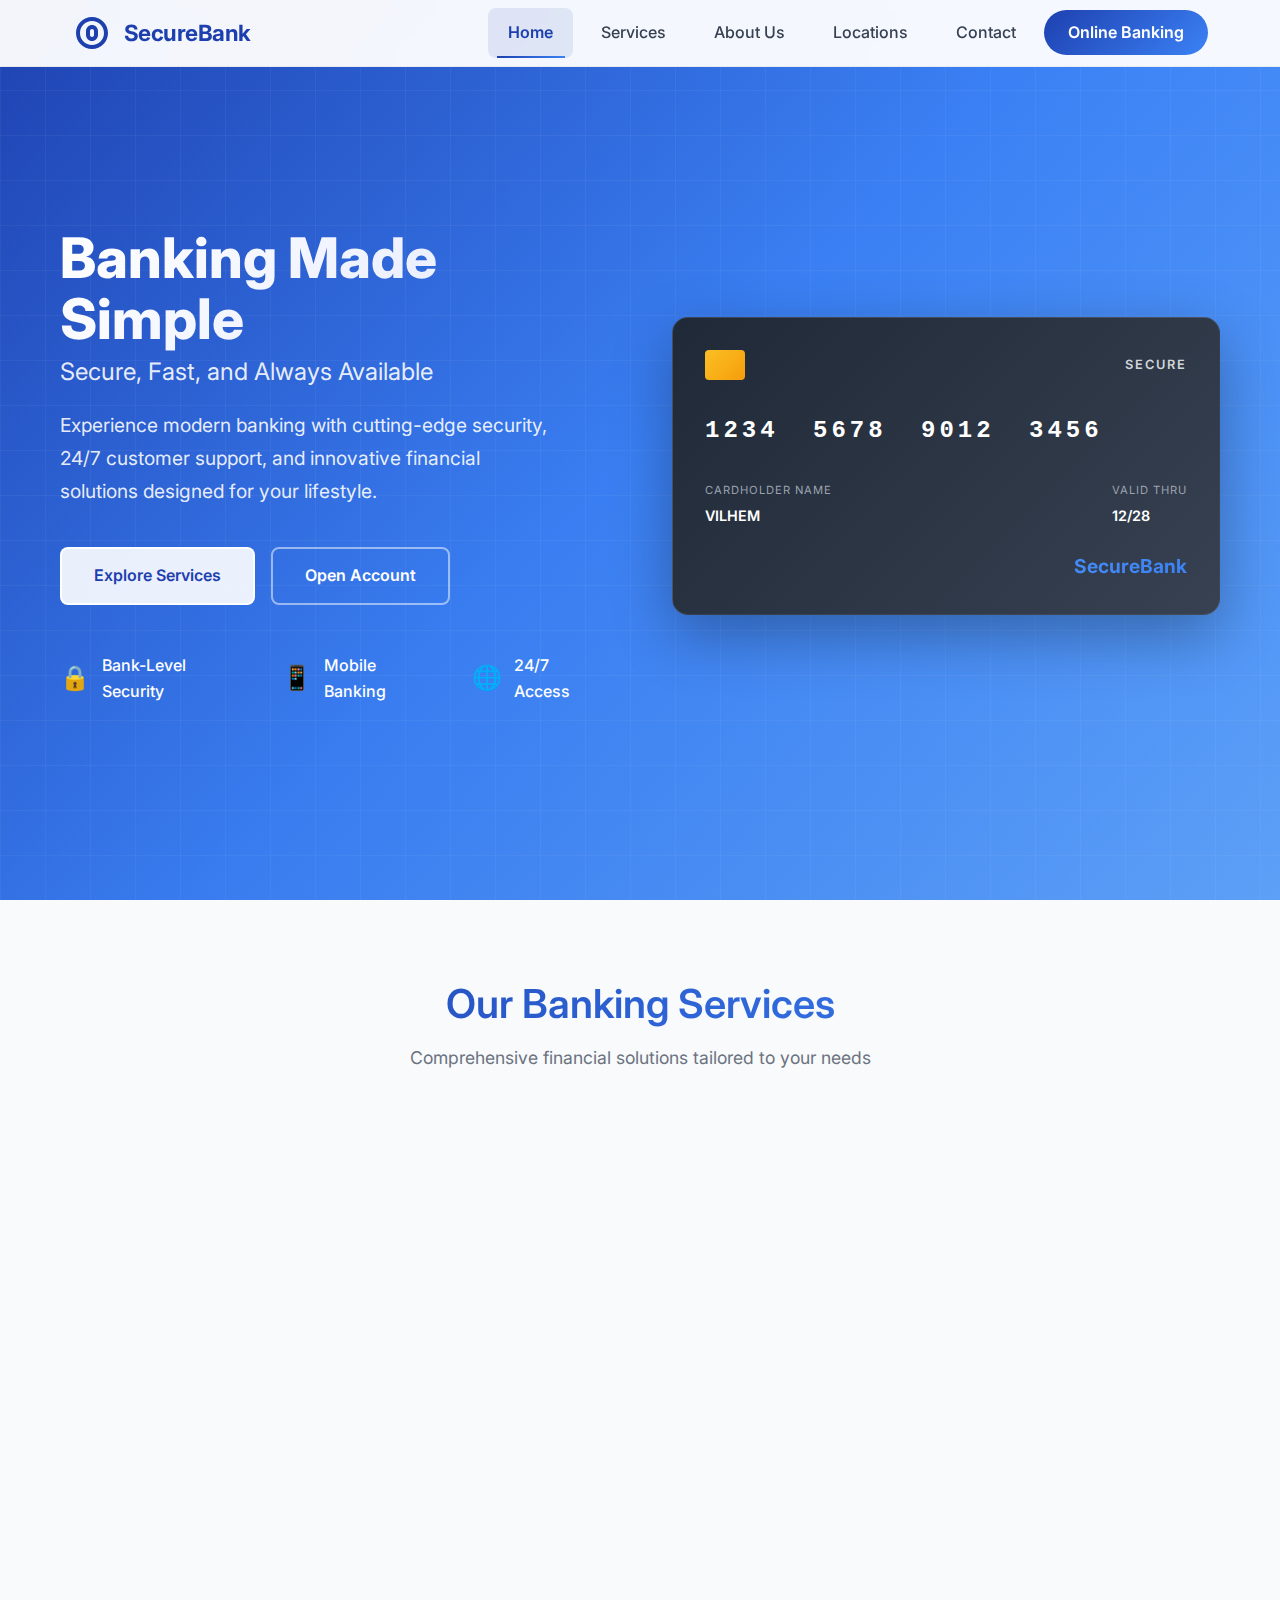
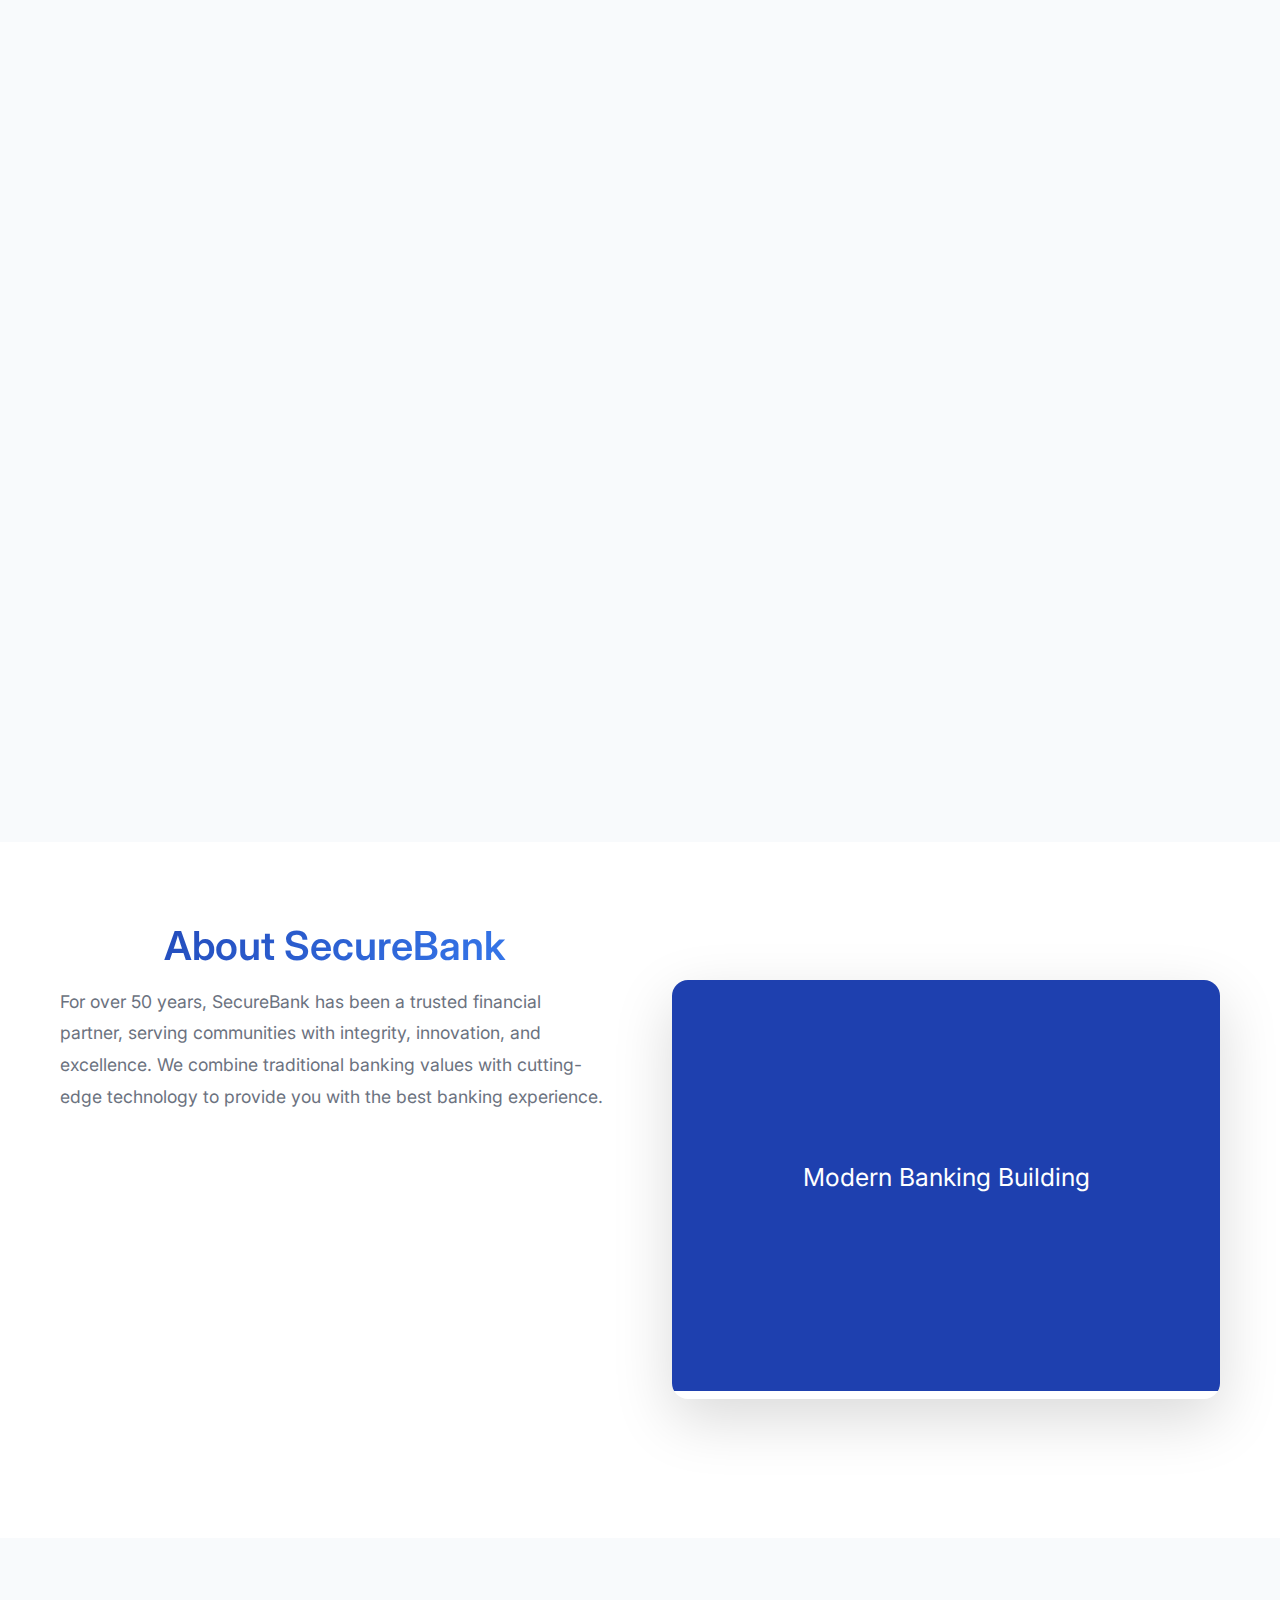
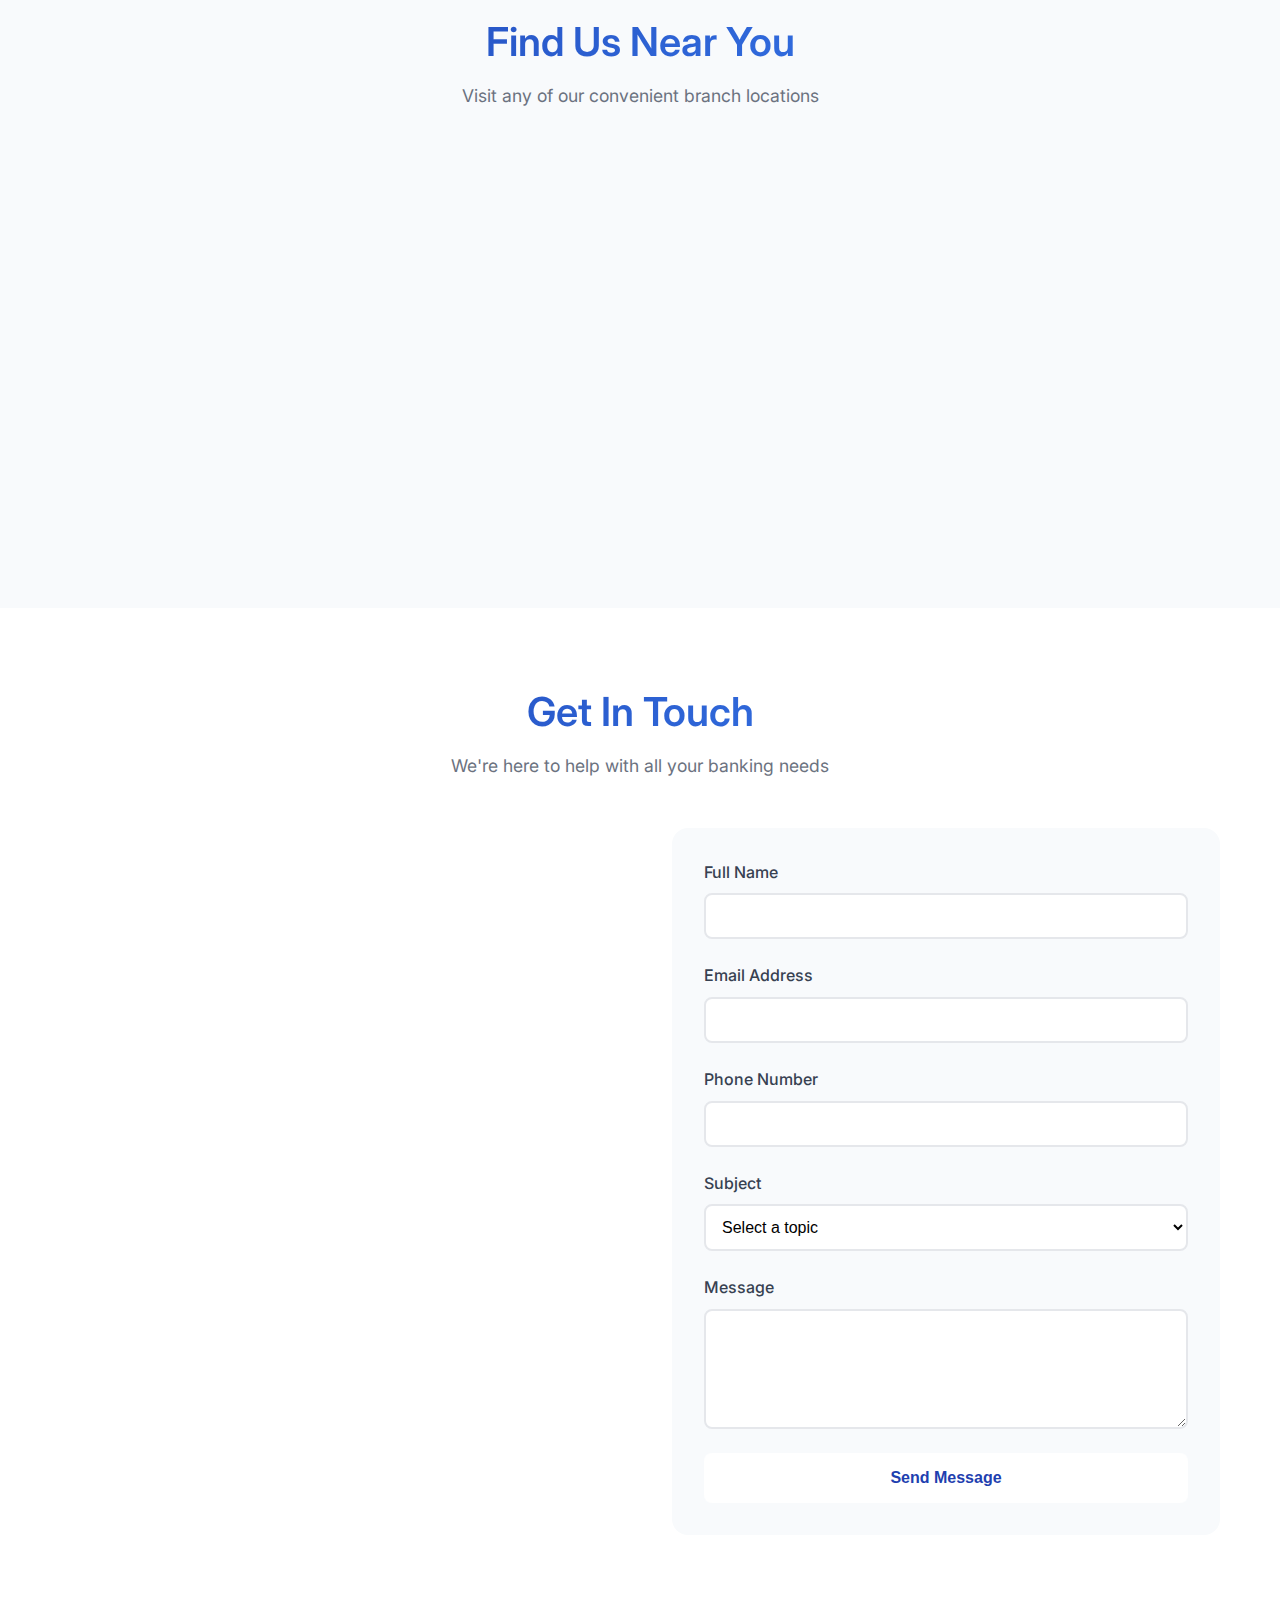
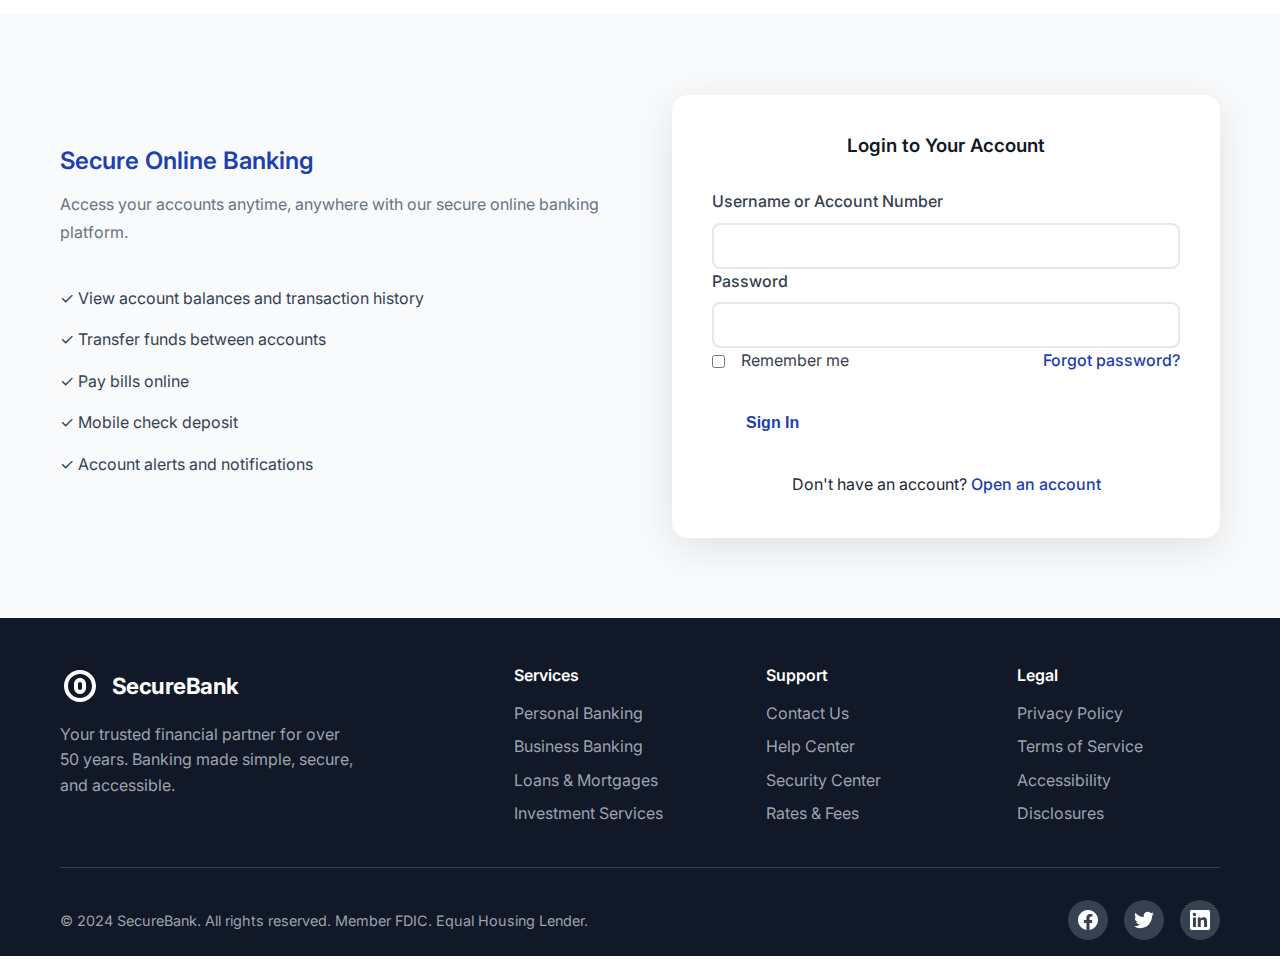
<file: PRODIGY_WD_01/index.html>
<!DOCTYPE html>
<html lang="en">
<head>
    <meta charset="UTF-8">
    <meta name="viewport" content="width=device-width, initial-scale=1.0">
    <title>SecureBank - Your Trusted Banking Partner</title>
    <meta name="description" content="SecureBank offers comprehensive banking solutions including personal banking, business banking, loans, and investment services with cutting-edge security and 24/7 customer support.">
    <link rel="stylesheet" href="style.css">
    <link rel="preconnect" href="https://fonts.googleapis.com">
    <link rel="preconnect" href="https://fonts.gstatic.com" crossorigin>
    <link href="https://fonts.googleapis.com/css2?family=Inter:wght@300;400;500;600;700;800&display=swap" rel="stylesheet">
</head>
<body>
    <!-- Navigation Menu -->
    <nav class="navbar" id="navbar">
        <div class="nav-container">
            <div class="nav-brand">
                <div class="nav-logo">
                    <svg width="40" height="40" viewBox="0 0 40 40" fill="currentColor">
                        <path d="M20 4C11.164 4 4 11.164 4 20C4 28.836 11.164 36 20 36C28.836 36 36 28.836 36 20C36 11.164 28.836 4 20 4ZM20 8C26.627 8 32 13.373 32 20C32 26.627 26.627 32 20 32C13.373 32 8 26.627 8 20C8 13.373 13.373 8 20 8ZM20 12C16.686 12 14 14.686 14 18V22C14 25.314 16.686 28 20 28C23.314 28 26 25.314 26 22V18C26 14.686 23.314 12 20 12ZM20 16C21.104 16 22 16.896 22 18V22C22 23.104 21.104 24 20 24C18.896 24 18 23.104 18 22V18C18 16.896 18.896 16 20 16Z"/>
                    </svg>
                    <span class="logo-text">SecureBank</span>
                </div>
            </div>
            
            <ul class="nav-menu" id="nav-menu">
                <li class="nav-item">
                    <a href="#home" class="nav-link active">Home</a>
                </li>
                <li class="nav-item dropdown">
                    <a href="#services" class="nav-link">Services</a>
                    <div class="dropdown-menu">
                        <a href="#personal-banking" class="dropdown-link">Personal Banking</a>
                        <a href="#business-banking" class="dropdown-link">Business Banking</a>
                        <a href="#loans" class="dropdown-link">Loans & Mortgages</a>
                        <a href="#investments" class="dropdown-link">Investment Services</a>
                    </div>
                </li>
                <li class="nav-item">
                    <a href="#about" class="nav-link">About Us</a>
                </li>
                <li class="nav-item">
                    <a href="#locations" class="nav-link">Locations</a>
                </li>
                <li class="nav-item">
                    <a href="#contact" class="nav-link">Contact</a>
                </li>
                <li class="nav-item">
                    <a href="#login" class="nav-link login-btn">Online Banking</a>
                </li>
            </ul>
            
            <div class="nav-toggle" id="nav-toggle">
                <span class="hamburger-line"></span>
                <span class="hamburger-line"></span>
                <span class="hamburger-line"></span>
            </div>
        </div>
    </nav>

    <!-- Hero Section -->
    <section id="home" class="hero">
        <div class="hero-background">
            <div class="hero-overlay"></div>
        </div>
        <div class="container">
            <div class="hero-content">
                <div class="hero-text">
                    <h1 class="hero-title">
                        <span class="title-main">Banking Made Simple</span>
                        <span class="title-sub">Secure, Fast, and Always Available</span>
                    </h1>
                    <p class="hero-description">
                        Experience modern banking with cutting-edge security, 24/7 customer support, 
                        and innovative financial solutions designed for your lifestyle.
                    </p>
                    <div class="hero-buttons">
                        <a href="#services" class="btn btn-primary">Explore Services</a>
                        <a href="#login" class="btn btn-secondary">Open Account</a>
                    </div>
                    <div class="hero-features">
                        <div class="feature-item">
                            <div class="feature-icon">🔒</div>
                            <span>Bank-Level Security</span>
                        </div>
                        <div class="feature-item">
                            <div class="feature-icon">📱</div>
                            <span>Mobile Banking</span>
                        </div>
                        <div class="feature-item">
                            <div class="feature-icon">🌐</div>
                            <span>24/7 Access</span>
                        </div>
                    </div>
                </div>
                <div class="hero-image">
                    <div class="banking-card">
                        <div class="card-header">
                            <div class="card-chip">
                                <div class="chip"></div>
                            </div>
                            <div class="card-type">SECURE</div>
                        </div>
                        <div class="card-number">
                            <span class="number-group">1234</span>
                            <span class="number-group">5678</span>
                            <span class="number-group">9012</span>
                            <span class="number-group">3456</span>
                        </div>
                        <div class="card-info">
                            <div class="cardholder">
                                <div class="label">CARDHOLDER NAME</div>
                                <div class="name">VILHEM</div>
                            </div>
                            <div class="expiry">
                                <div class="label">VALID THRU</div>
                                <div class="date">12/28</div>
                            </div>
                        </div>
                        <div class="card-brand">SecureBank</div>
                    </div>
                </div>
            </div>
        </div>
    </section>

    <!-- Services Section -->
    <section id="services" class="services">
        <div class="container">
            <div class="section-header">
                <h2 class="section-title">Our Banking Services</h2>
                <p class="section-subtitle">Comprehensive financial solutions tailored to your needs</p>
            </div>
            <div class="services-grid">
                <div class="service-card">
                    <div class="service-icon">
                        <svg width="60" height="60" viewBox="0 0 60 60" fill="currentColor">
                            <path d="M30 5C16.2 5 5 16.2 5 30C5 43.8 16.2 55 30 55C43.8 55 55 43.8 55 30C55 16.2 43.8 5 30 5ZM30 50C19 50 10 41 10 30C10 19 19 10 30 10C41 10 50 19 50 30C50 41 41 50 30 50ZM25 20V40H35V20H25ZM20 25V35H40V25H20Z"/>
                        </svg>
                    </div>
                    <h3 class="service-title">Personal Banking</h3>
                    <p class="service-description">
                        Checking and savings accounts, debit cards, and personal financial management tools 
                        designed for your everyday banking needs.
                    </p>
                    <ul class="service-features">
                        <li>Free checking accounts</li>
                        <li>High-yield savings</li>
                        <li>Mobile check deposit</li>
                        <li>ATM fee reimbursement</li>
                    </ul>
                    <a href="#personal-banking" class="service-link">Learn More</a>
                </div>
                
                <div class="service-card">
                    <div class="service-icon">
                        <svg width="60" height="60" viewBox="0 0 60 60" fill="currentColor">
                            <path d="M50 15H40V10C40 7.8 38.2 6 36 6H24C21.8 6 20 7.8 20 10V15H10C7.8 15 6 16.8 6 19V46C6 48.2 7.8 50 10 50H50C52.2 50 54 48.2 54 46V19C54 16.8 52.2 15 50 15ZM25 10H35V15H25V10ZM49 45H11V20H49V45ZM30 25C26.7 25 24 27.7 24 31C24 34.3 26.7 37 30 37C33.3 37 36 34.3 36 31C36 27.7 33.3 25 30 25Z"/>
                        </svg>
                    </div>
                    <h3 class="service-title">Business Banking</h3>
                    <p class="service-description">
                        Comprehensive business solutions including commercial checking, merchant services, 
                        and business credit lines to help your company grow.
                    </p>
                    <ul class="service-features">
                        <li>Business checking accounts</li>
                        <li>Merchant services</li>
                        <li>Business credit lines</li>
                        <li>Payroll services</li>
                    </ul>
                    <a href="#business-banking" class="service-link">Learn More</a>
                </div>
                
                <div class="service-card">
                    <div class="service-icon">
                        <svg width="60" height="60" viewBox="0 0 60 60" fill="currentColor">
                            <path d="M50 10H10C7.8 10 6 11.8 6 14V46C6 48.2 7.8 50 10 50H50C52.2 50 54 48.2 54 46V14C54 11.8 52.2 10 50 10ZM49 45H11V15H49V45ZM15 20H25V25H15V20ZM30 20H45V25H30V20ZM15 30H25V35H15V30ZM30 30H45V35H30V30ZM15 40H25V45H15V40ZM30 40H45V45H30V40Z"/>
                        </svg>
                    </div>
                    <h3 class="service-title">Loans & Mortgages</h3>
                    <p class="service-description">
                        Competitive rates on home loans, auto loans, personal loans, and refinancing options 
                        to help you achieve your financial goals.
                    </p>
                    <ul class="service-features">
                        <li>Home mortgages</li>
                        <li>Auto loans</li>
                        <li>Personal loans</li>
                        <li>Refinancing options</li>
                    </ul>
                    <a href="#loans" class="service-link">Learn More</a>
                </div>
                
                <div class="service-card">
                    <div class="service-icon">
                        <svg width="60" height="60" viewBox="0 0 60 60" fill="currentColor">
                            <path d="M30 5L35 20H50L38.3 29L43.3 44L30 35L16.7 44L21.7 29L10 20H25L30 5ZM30 12L27 22H17L24.5 28L21.5 38L30 32L38.5 38L35.5 28L43 22H33L30 12Z"/>
                        </svg>
                    </div>
                    <h3 class="service-title">Investment Services</h3>
                    <p class="service-description">
                        Professional investment advice, retirement planning, and wealth management services 
                        to secure your financial future.
                    </p>
                    <ul class="service-features">
                        <li>Investment advisory</li>
                        <li>Retirement planning</li>
                        <li>Wealth management</li>
                        <li>Portfolio analysis</li>
                    </ul>
                    <a href="#investments" class="service-link">Learn More</a>
                </div>
            </div>
        </div>
    </section>

    <!-- About Section -->
    <section id="about" class="about">
        <div class="container">
            <div class="about-content">
                <div class="about-text">
                    <h2 class="section-title">About SecureBank</h2>
                    <p class="about-description">
                        For over 50 years, SecureBank has been a trusted financial partner, serving communities 
                        with integrity, innovation, and excellence. We combine traditional banking values with 
                        cutting-edge technology to provide you with the best banking experience.
                    </p>
                    <div class="about-stats">
                        <div class="stat-item">
                            <div class="stat-number">500K+</div>
                            <div class="stat-label">Happy Customers</div>
                        </div>
                        <div class="stat-item">
                            <div class="stat-number">$2.5B</div>
                            <div class="stat-label">Assets Under Management</div>
                        </div>
                        <div class="stat-item">
                            <div class="stat-number">150+</div>
                            <div class="stat-label">Branch Locations</div>
                        </div>
                        <div class="stat-item">
                            <div class="stat-number">24/7</div>
                            <div class="stat-label">Customer Support</div>
                        </div>
                    </div>
                </div>
                <div class="about-image">
                    <div class="image-placeholder">
                        <svg viewBox="0 0 400 300" class="placeholder-svg">
                            <rect width="400" height="300" fill="#1e40af"/>
                            <text x="200" y="150" text-anchor="middle" fill="white" font-size="18">Modern Banking Building</text>
                        </svg>
                    </div>
                </div>
            </div>
        </div>
    </section>

    <!-- Locations Section -->
    <section id="locations" class="locations">
        <div class="container">
            <div class="section-header">
                <h2 class="section-title">Find Us Near You</h2>
                <p class="section-subtitle">Visit any of our convenient branch locations</p>
            </div>
            <div class="locations-grid">
                <div class="location-card">
                    <h3 class="location-name">Downtown Branch</h3>
                    <div class="location-address">
                        <p>123 Main Street</p>
                        <p>Downtown, NY 10001</p>
                    </div>
                    <div class="location-hours">
                        <h4>Hours:</h4>
                        <p>Mon-Fri: 9:00 AM - 5:00 PM</p>
                        <p>Sat: 9:00 AM - 2:00 PM</p>
                        <p>Sun: Closed</p>
                    </div>
                    <div class="location-contact">
                        <p>📞 (555) 123-4567</p>
                    </div>
                </div>
                
                <div class="location-card">
                    <h3 class="location-name">Westside Branch</h3>
                    <div class="location-address">
                        <p>456 Oak Avenue</p>
                        <p>Westside, NY 10002</p>
                    </div>
                    <div class="location-hours">
                        <h4>Hours:</h4>
                        <p>Mon-Fri: 9:00 AM - 6:00 PM</p>
                        <p>Sat: 9:00 AM - 3:00 PM</p>
                        <p>Sun: Closed</p>
                    </div>
                    <div class="location-contact">
                        <p>📞 (555) 234-5678</p>
                    </div>
                </div>
                
                <div class="location-card">
                    <h3 class="location-name">Eastside Branch</h3>
                    <div class="location-address">
                        <p>789 Pine Road</p>
                        <p>Eastside, NY 10003</p>
                    </div>
                    <div class="location-hours">
                        <h4>Hours:</h4>
                        <p>Mon-Fri: 8:30 AM - 5:30 PM</p>
                        <p>Sat: 9:00 AM - 2:00 PM</p>
                        <p>Sun: Closed</p>
                    </div>
                    <div class="location-contact">
                        <p>📞 (555) 345-6789</p>
                    </div>
                </div>
            </div>
        </div>
    </section>

    <!-- Contact Section -->
    <section id="contact" class="contact">
        <div class="container">
            <div class="section-header">
                <h2 class="section-title">Get In Touch</h2>
                <p class="section-subtitle">We're here to help with all your banking needs</p>
            </div>
            <div class="contact-content">
                <div class="contact-info">
                    <div class="contact-item">
                        <div class="contact-icon">📞</div>
                        <div class="contact-details">
                            <h3>Phone Support</h3>
                            <p>1-800-SECURE-BANK</p>
                            <p>Available 24/7</p>
                        </div>
                    </div>
                    <div class="contact-item">
                        <div class="contact-icon">💬</div>
                        <div class="contact-details">
                            <h3>Live Chat</h3>
                            <p>Chat with our support team</p>
                            <p>Monday - Sunday, 6 AM - 11 PM</p>
                        </div>
                    </div>
                    <div class="contact-item">
                        <div class="contact-icon">📧</div>
                        <div class="contact-details">
                            <h3>Email Support</h3>
                            <p>support@securebank.com</p>
                            <p>Response within 24 hours</p>
                        </div>
                    </div>
                </div>
                <div class="contact-form-container">
                    <form class="contact-form" id="contact-form">
                        <div class="form-group">
                            <label for="name">Full Name</label>
                            <input type="text" id="name" name="name" required>
                        </div>
                        <div class="form-group">
                            <label for="email">Email Address</label>
                            <input type="email" id="email" name="email" required>
                        </div>
                        <div class="form-group">
                            <label for="phone">Phone Number</label>
                            <input type="tel" id="phone" name="phone">
                        </div>
                        <div class="form-group">
                            <label for="subject">Subject</label>
                            <select id="subject" name="subject" required>
                                <option value="">Select a topic</option>
                                <option value="account">Account Questions</option>
                                <option value="loans">Loans & Mortgages</option>
                                <option value="technical">Technical Support</option>
                                <option value="feedback">Feedback</option>
                                <option value="other">Other</option>
                            </select>
                        </div>
                        <div class="form-group">
                            <label for="message">Message</label>
                            <textarea id="message" name="message" rows="5" required></textarea>
                        </div>
                        <button type="submit" class="btn btn-primary">Send Message</button>
                    </form>
                </div>
            </div>
        </div>
    </section>

    <!-- Login Section -->
    <section id="login" class="login">
        <div class="container">
            <div class="login-content">
                <div class="login-info">
                    <h2>Secure Online Banking</h2>
                    <p>Access your accounts anytime, anywhere with our secure online banking platform.</p>
                    <ul class="login-features">
                        <li>✓ View account balances and transaction history</li>
                        <li>✓ Transfer funds between accounts</li>
                        <li>✓ Pay bills online</li>
                        <li>✓ Mobile check deposit</li>
                        <li>✓ Account alerts and notifications</li>
                    </ul>
                </div>
                <div class="login-form-container">
                    <form class="login-form" id="login-form">
                        <h3>Login to Your Account</h3>
                        <div class="form-group">
                            <label for="username">Username or Account Number</label>
                            <input type="text" id="username" name="username" required>
                        </div>
                        <div class="form-group">
                            <label for="password">Password</label>
                            <input type="password" id="password" name="password" required>
                        </div>
                        <div class="form-options">
                            <label class="checkbox-label">
                                <input type="checkbox" name="remember">
                                <span class="checkmark"></span>
                                Remember me
                            </label>
                            <a href="#forgot-password" class="forgot-link">Forgot password?</a>
                        </div>
                        <button type="submit" class="btn btn-primary">Sign In</button>
                        <div class="signup-link">
                            <p>Don't have an account? <a href="#signup">Open an account</a></p>
                        </div>
                    </form>
                </div>
            </div>
        </div>
    </section>

    <!-- Footer -->
    <footer class="footer">
        <div class="container">
            <div class="footer-content">
                <div class="footer-section">
                    <div class="footer-brand">
                        <div class="nav-logo">
                            <svg width="40" height="40" viewBox="0 0 40 40" fill="currentColor">
                                <path d="M20 4C11.164 4 4 11.164 4 20C4 28.836 11.164 36 20 36C28.836 36 36 28.836 36 20C36 11.164 28.836 4 20 4ZM20 8C26.627 8 32 13.373 32 20C32 26.627 26.627 32 20 32C13.373 32 8 26.627 8 20C8 13.373 13.373 8 20 8ZM20 12C16.686 12 14 14.686 14 18V22C14 25.314 16.686 28 20 28C23.314 28 26 25.314 26 22V18C26 14.686 23.314 12 20 12ZM20 16C21.104 16 22 16.896 22 18V22C22 23.104 21.104 24 20 24C18.896 24 18 23.104 18 22V18C18 16.896 18.896 16 20 16Z"/>
                            </svg>
                            <span class="logo-text">SecureBank</span>
                        </div>
                        <p>Your trusted financial partner for over 50 years. Banking made simple, secure, and accessible.</p>
                    </div>
                </div>
                <div class="footer-section">
                    <h4>Services</h4>
                    <ul class="footer-links">
                        <li><a href="#personal-banking">Personal Banking</a></li>
                        <li><a href="#business-banking">Business Banking</a></li>
                        <li><a href="#loans">Loans & Mortgages</a></li>
                        <li><a href="#investments">Investment Services</a></li>
                    </ul>
                </div>
                <div class="footer-section">
                    <h4>Support</h4>
                    <ul class="footer-links">
                        <li><a href="#contact">Contact Us</a></li>
                        <li><a href="#help">Help Center</a></li>
                        <li><a href="#security">Security Center</a></li>
                        <li><a href="#rates">Rates & Fees</a></li>
                    </ul>
                </div>
                <div class="footer-section">
                    <h4>Legal</h4>
                    <ul class="footer-links">
                        <li><a href="#privacy">Privacy Policy</a></li>
                        <li><a href="#terms">Terms of Service</a></li>
                        <li><a href="#accessibility">Accessibility</a></li>
                        <li><a href="#disclosures">Disclosures</a></li>
                    </ul>
                </div>
            </div>
            <div class="footer-bottom">
                <div class="footer-legal">
                    <p>&copy; 2024 SecureBank. All rights reserved. Member FDIC. Equal Housing Lender.</p>
                </div>
                <div class="footer-social">
                    <a href="#facebook" class="social-link" aria-label="Facebook">
                        <svg width="20" height="20" viewBox="0 0 24 24" fill="currentColor">
                            <path d="M24 12.073c0-6.627-5.373-12-12-12s-12 5.373-12 12c0 5.99 4.388 10.954 10.125 11.854v-8.385H7.078v-3.47h3.047V9.43c0-3.007 1.792-4.669 4.533-4.669 1.312 0 2.686.235 2.686.235v2.953H15.83c-1.491 0-1.956.925-1.956 1.874v2.25h3.328l-.532 3.47h-2.796v8.385C19.612 23.027 24 18.062 24 12.073z"/>
                        </svg>
                    </a>
                    <a href="#twitter" class="social-link" aria-label="Twitter">
                        <svg width="20" height="20" viewBox="0 0 24 24" fill="currentColor">
                            <path d="M23.953 4.57a10 10 0 01-2.825.775 4.958 4.958 0 002.163-2.723c-.951.555-2.005.959-3.127 1.184a4.92 4.92 0 00-8.384 4.482C7.69 8.095 4.067 6.13 1.64 3.162a4.822 4.822 0 00-.666 2.475c0 1.71.87 3.213 2.188 4.096a4.904 4.904 0 01-2.228-.616v.06a4.923 4.923 0 003.946 4.827 4.996 4.996 0 01-2.212.085 4.936 4.936 0 004.604 3.417 9.867 9.867 0 01-6.102 2.105c-.39 0-.779-.023-1.17-.067a13.995 13.995 0 007.557 2.209c9.053 0 13.998-7.496 13.998-13.985 0-.21 0-.42-.015-.63A9.935 9.935 0 0024 4.59z"/>
                        </svg>
                    </a>
                    <a href="#linkedin" class="social-link" aria-label="LinkedIn">
                        <svg width="20" height="20" viewBox="0 0 24 24" fill="currentColor">
                            <path d="M20.447 20.452h-3.554v-5.569c0-1.328-.027-3.037-1.852-3.037-1.853 0-2.136 1.445-2.136 2.939v5.667H9.351V9h3.414v1.561h.046c.477-.9 1.637-1.85 3.37-1.85 3.601 0 4.267 2.37 4.267 5.455v6.286zM5.337 7.433c-1.144 0-2.063-.926-2.063-2.065 0-1.138.92-2.063 2.063-2.063 1.14 0 2.064.925 2.064 2.063 0 1.139-.925 2.065-2.064 2.065zm1.782 13.019H3.555V9h3.564v11.452zM22.225 0H1.771C.792 0 0 .774 0 1.729v20.542C0 23.227.792 24 1.771 24h20.451C23.2 24 24 23.227 24 22.271V1.729C24 .774 23.2 0 22.222 0h.003z"/>
                        </svg>
                    </a>
                </div>
            </div>
        </div>
    </footer>

    <script src="script.js"></script>
</body>
</html>
</file>
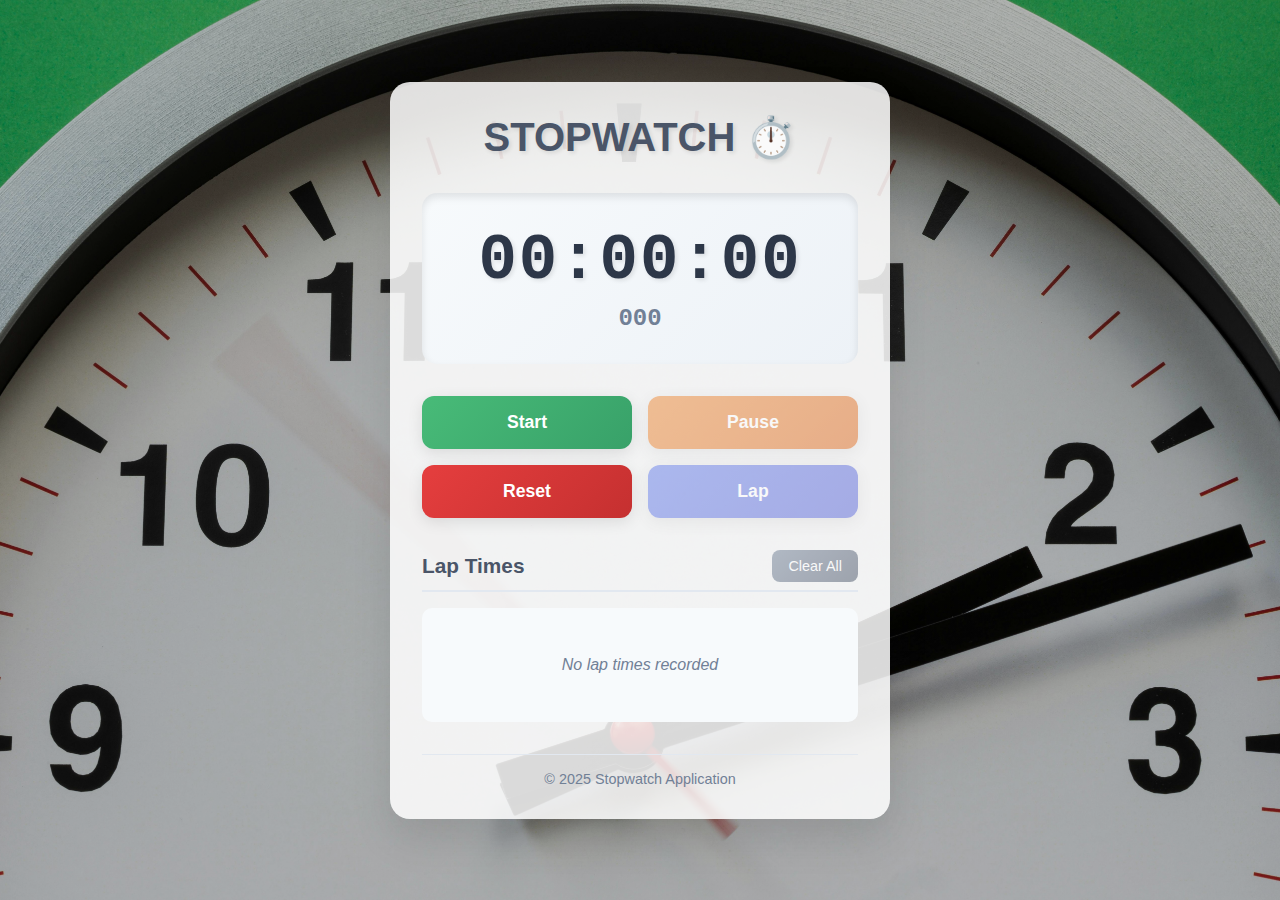
<file: PRODIGY_WD_02/index.html>
<!DOCTYPE html>
<html lang="en">
<head>
    <meta charset="UTF-8">
    <meta name="viewport" content="width=device-width, initial-scale=1.0">
    <title>Stopwatch Application</title>
    <link rel="stylesheet" href="style.css">
</head>
<body>
    <div class="container">
        <header>
            <h1>STOPWATCH ⏱️</h1>
        </header>

        <main>
            <div class="stopwatch-display">
                <div class="time-display" id="time-display">00:00:00</div>
                <div class="milliseconds" id="milliseconds">000</div>
            </div>

            <div class="controls">
                <button id="start-btn" class="control-button start">Start</button>
                <button id="pause-btn" class="control-button pause" disabled>Pause</button>
                <button id="reset-btn" class="control-button reset" disabled>Reset</button>
                <button id="lap-btn" class="control-button lap" disabled>Lap</button>
            </div>

            <div class="lap-section">
                <div class="lap-header">
                    <h3>Lap Times</h3>
                    <button id="clear-laps-btn" class="clear-laps-button" disabled>Clear All</button>
                </div>
                <div class="lap-times" id="lap-times">
                    <div class="no-laps">No lap times recorded</div>
                </div>
            </div>
        </main>

        <footer>
            <p>&copy; 2025 Stopwatch Application</p>
        </footer>
    </div>

    <script src="script.js"></script>
</body>
</html>
</file>
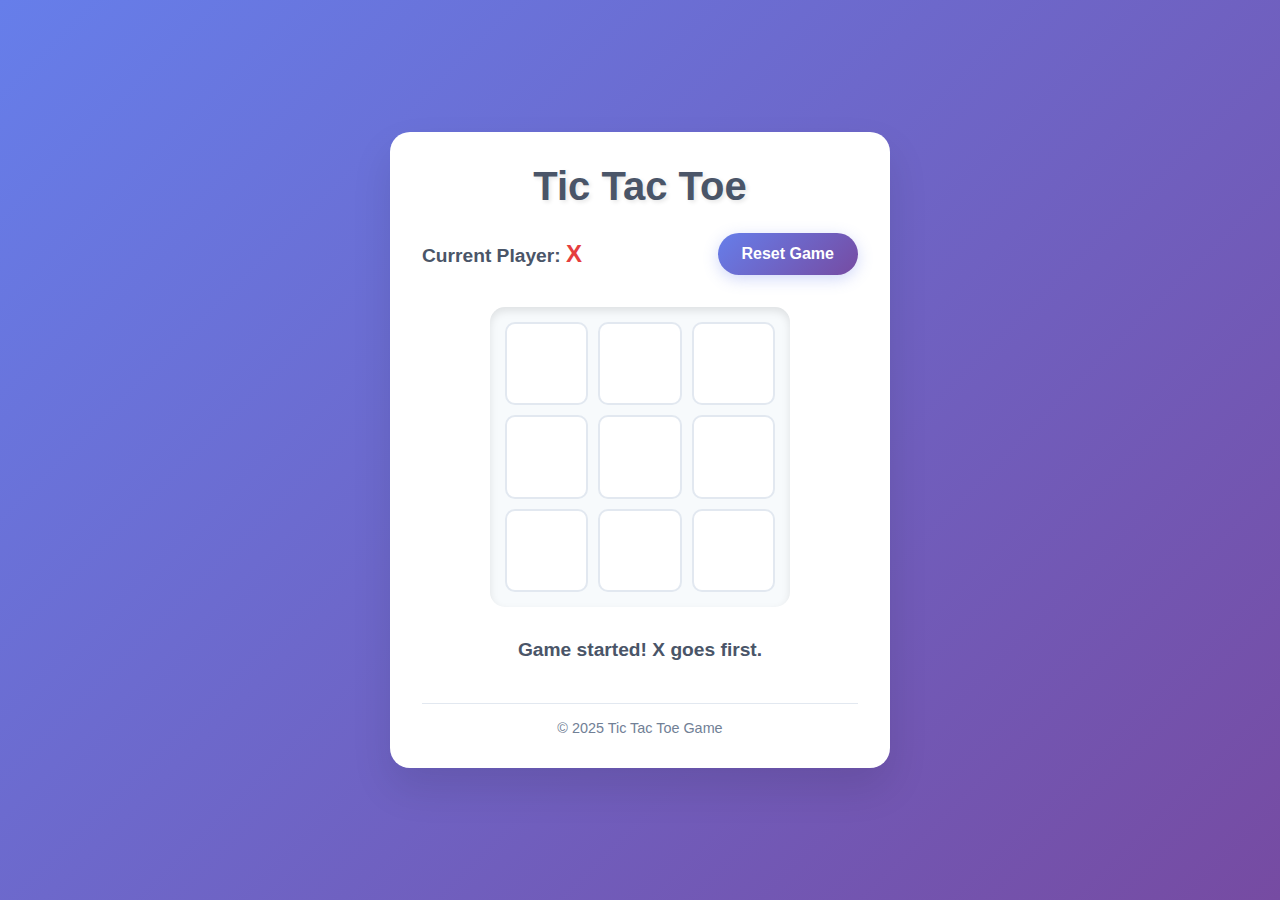
<file: PRODIGY_WD_03/index.html>
<!DOCTYPE html>
<html lang="en">
<head>
    <meta charset="UTF-8">
    <meta name="viewport" content="width=device-width, initial-scale=1.0">
    <title>Tic Tac Toe Game</title>
    <link rel="stylesheet" href="style.css">
</head>
<body>
    <div class="container">
        <header>
            <h1>Tic Tac Toe</h1>
            <div class="game-info">
                <div class="current-player">
                    <span>Current Player: </span>
                    <span id="player-display" class="player-x">X</span>
                </div>
                <button id="reset-btn" class="reset-button">Reset Game</button>
            </div>
        </header>

        <main>
            <div class="game-board" id="game-board">
                <div class="cell" data-index="0"></div>
                <div class="cell" data-index="1"></div>
                <div class="cell" data-index="2"></div>
                <div class="cell" data-index="3"></div>
                <div class="cell" data-index="4"></div>
                <div class="cell" data-index="5"></div>
                <div class="cell" data-index="6"></div>
                <div class="cell" data-index="7"></div>
                <div class="cell" data-index="8"></div>
            </div>

            <div class="game-status" id="game-status">
                <div class="status-message" id="status-message"></div>
            </div>
        </main>

        <footer>
            <p>&copy; 2025 Tic Tac Toe Game</p>
        </footer>
    </div>

    <!-- Winner Modal -->
    <div class="modal" id="winner-modal">
        <div class="modal-content">
            <div class="modal-header">
                <h2 id="modal-title">Game Over!</h2>
            </div>
            <div class="modal-body">
                <p id="modal-message"></p>
            </div>
            <div class="modal-footer">
                <button id="play-again-btn" class="play-again-button">Play Again</button>
            </div>
        </div>
    </div>

    <script src="script.js"></script>
</body>
</html>
</file>
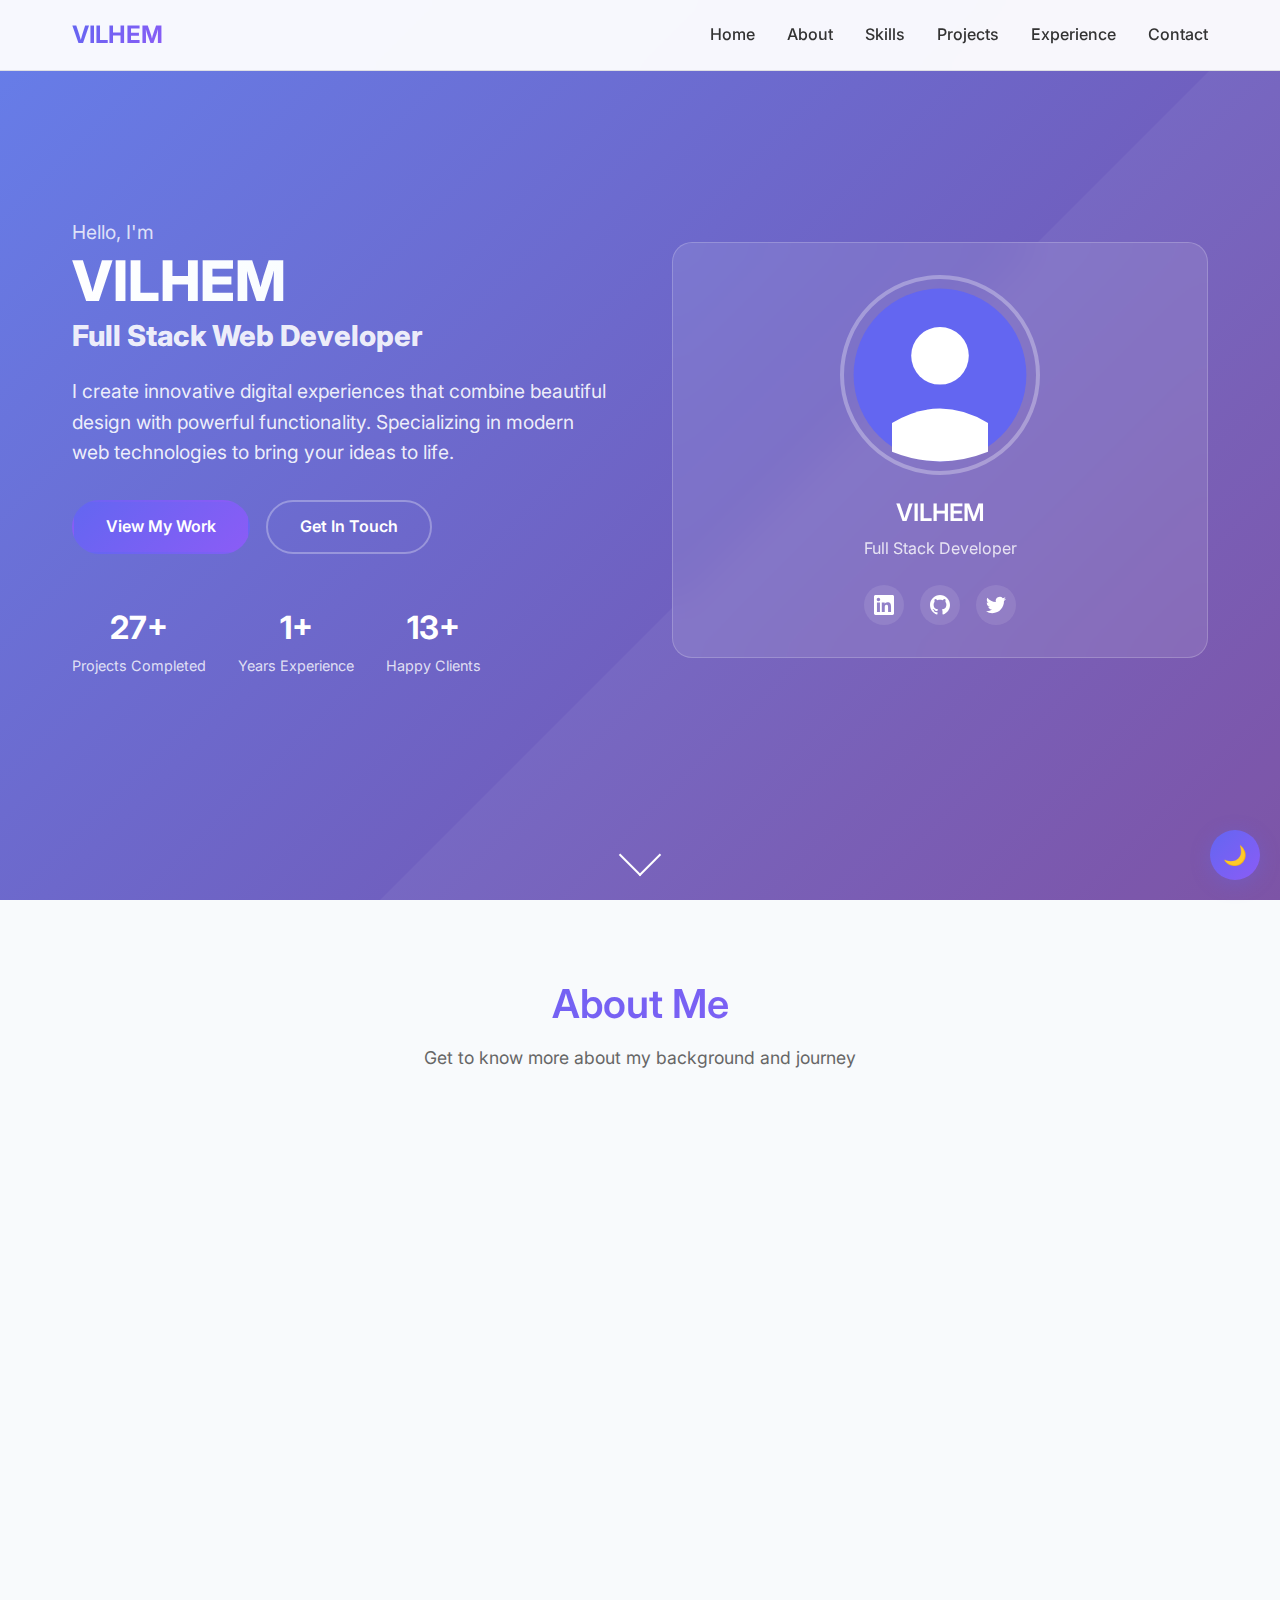
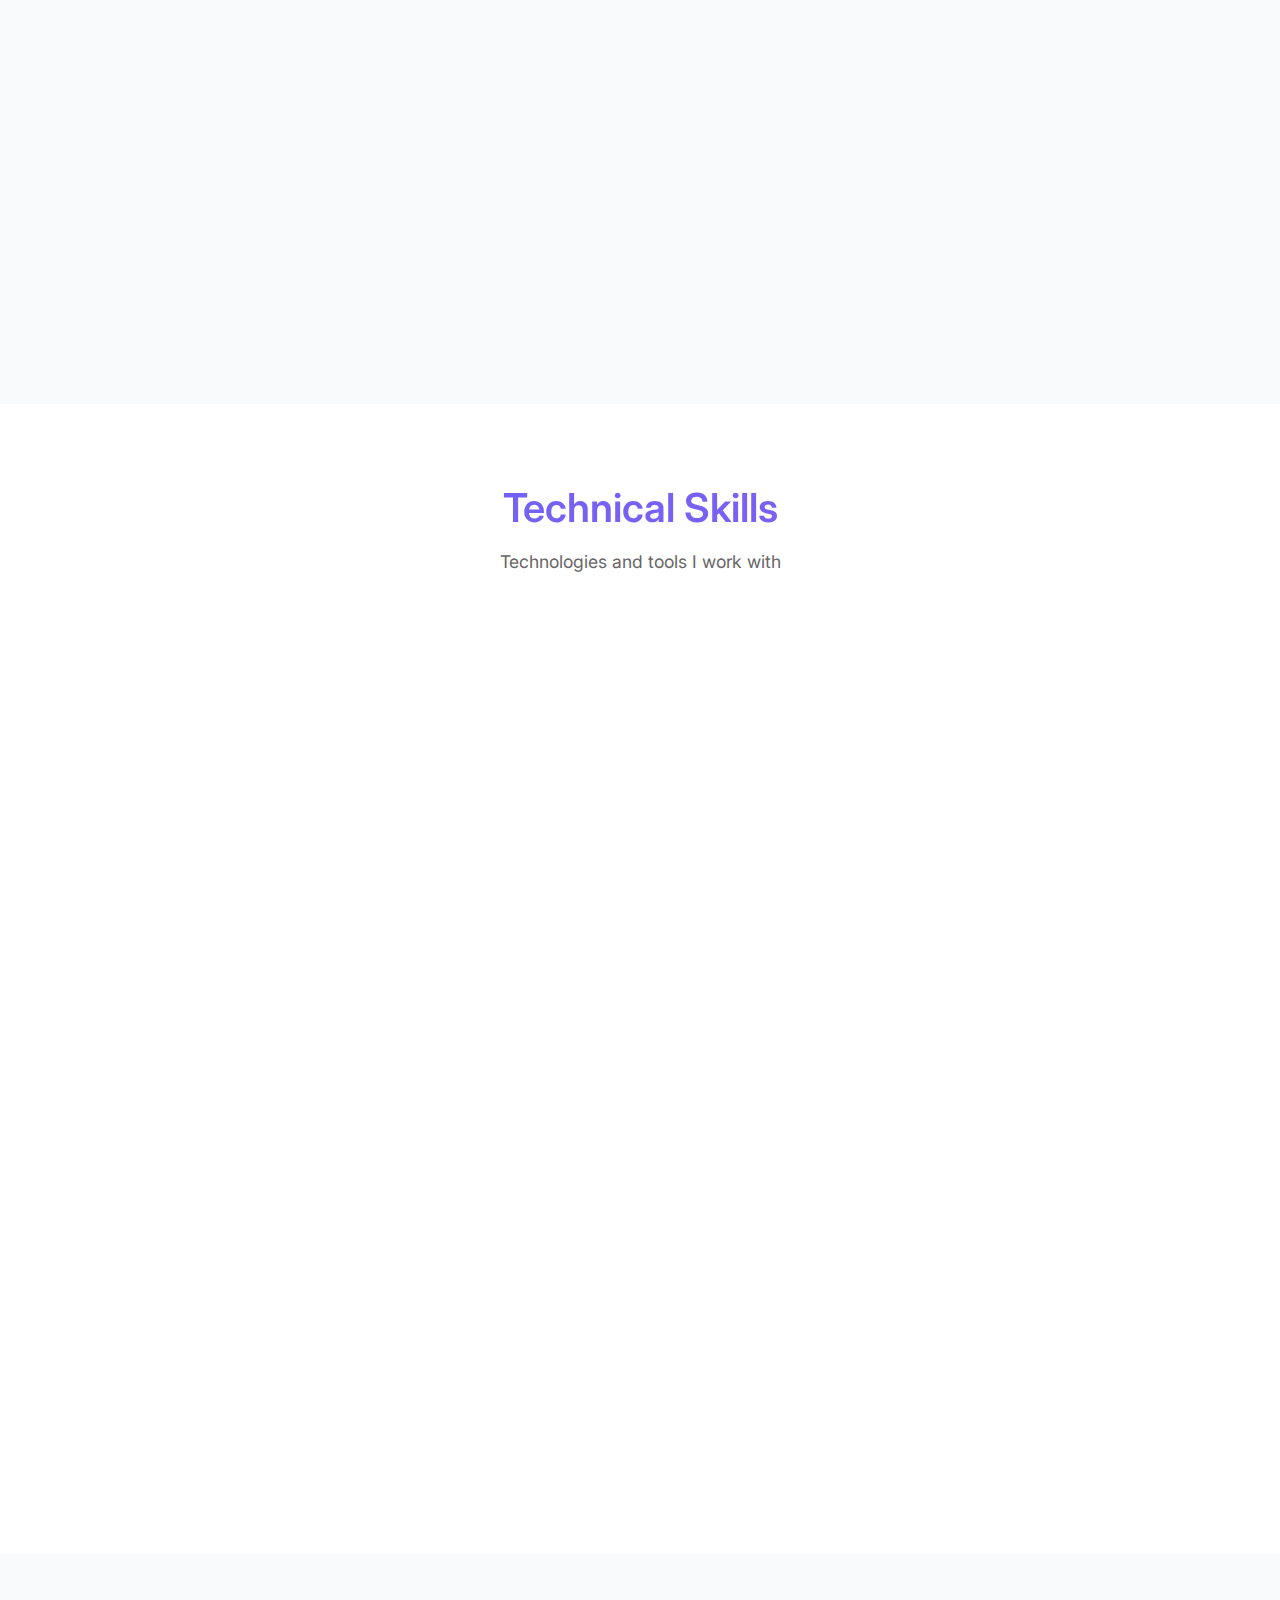
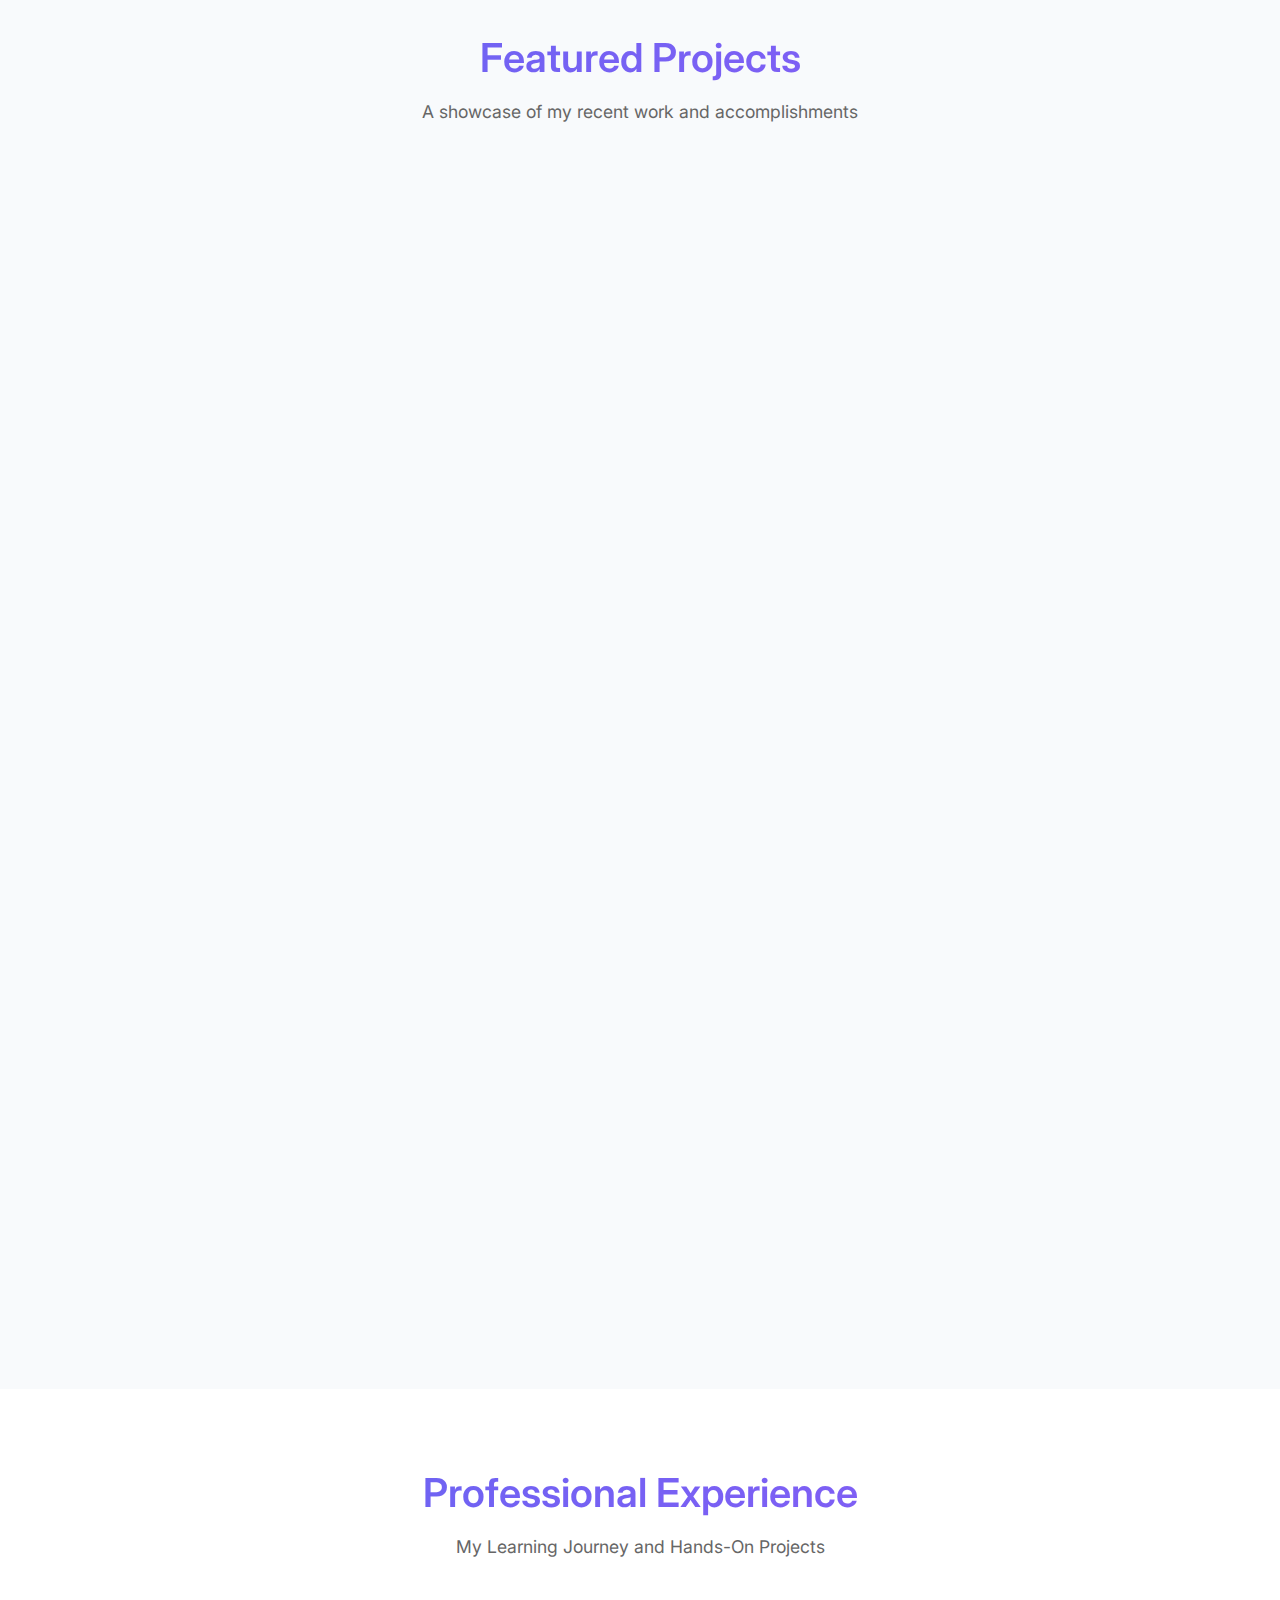
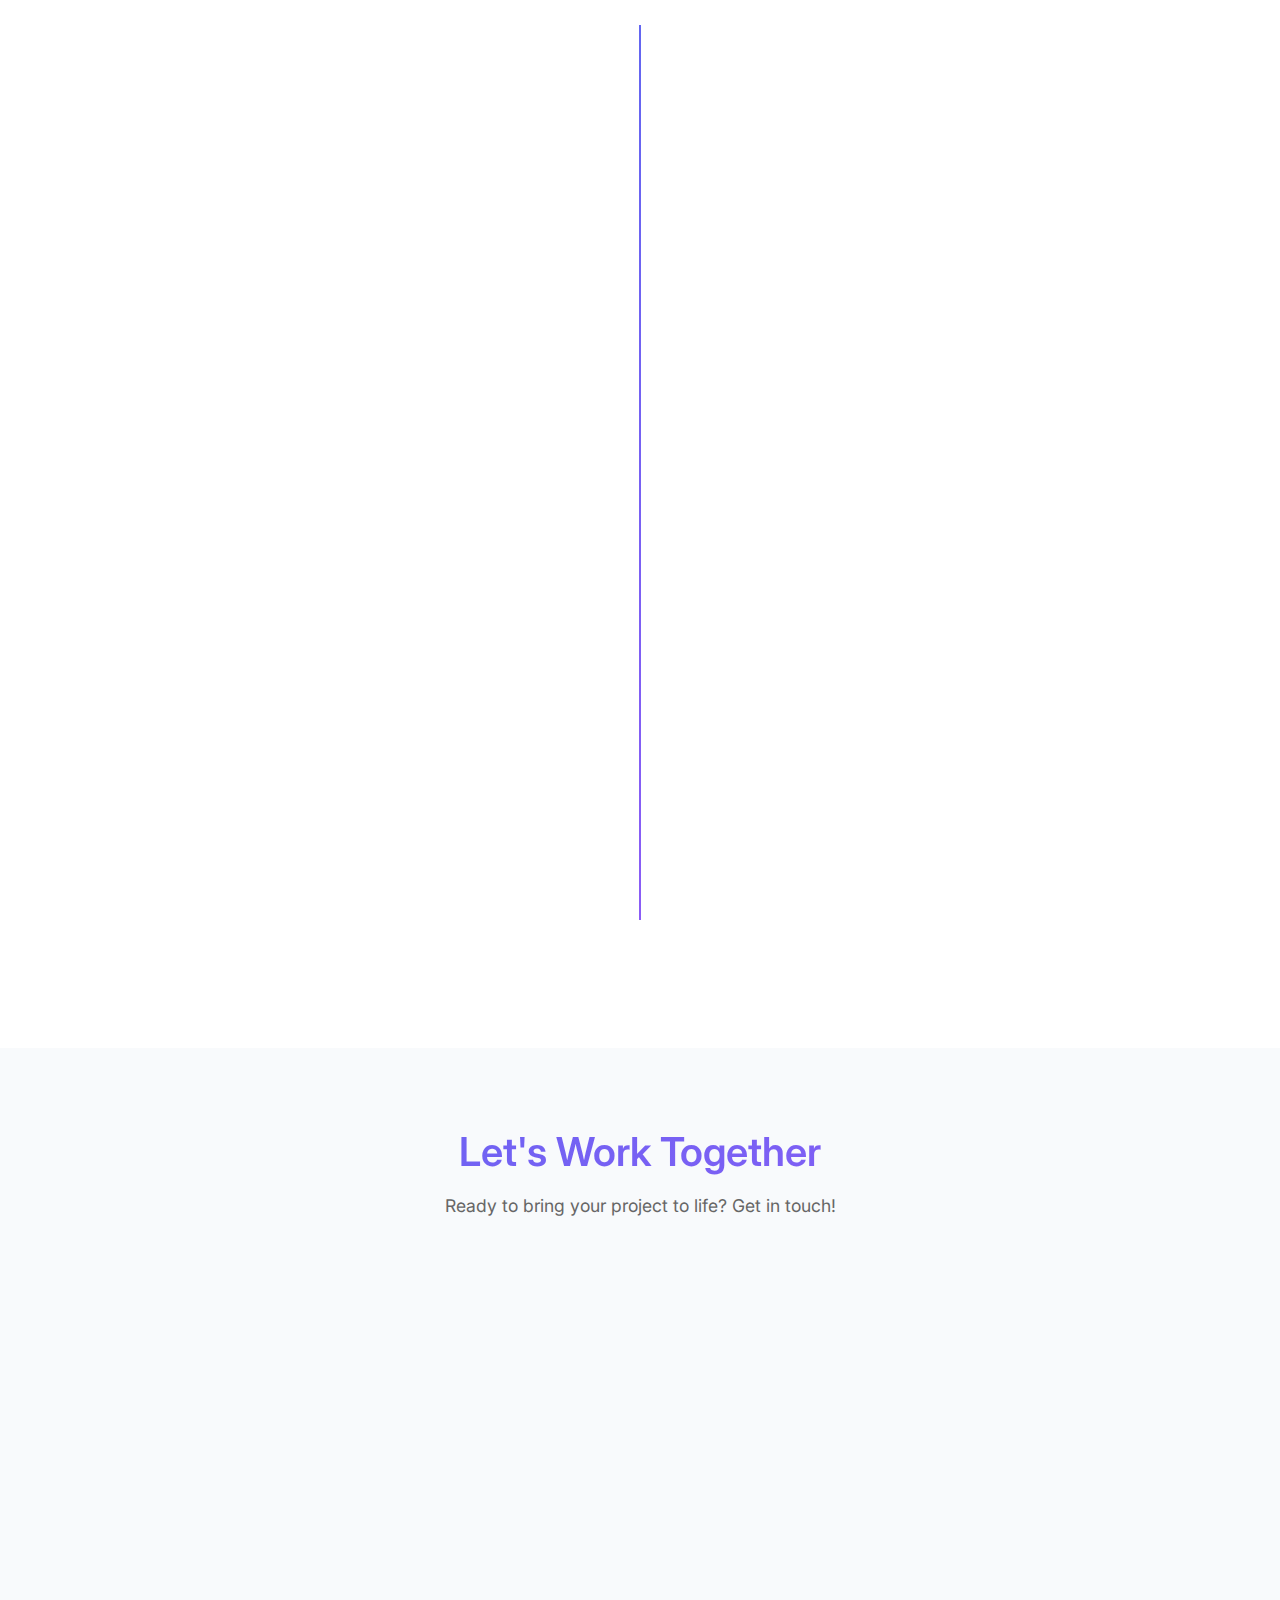
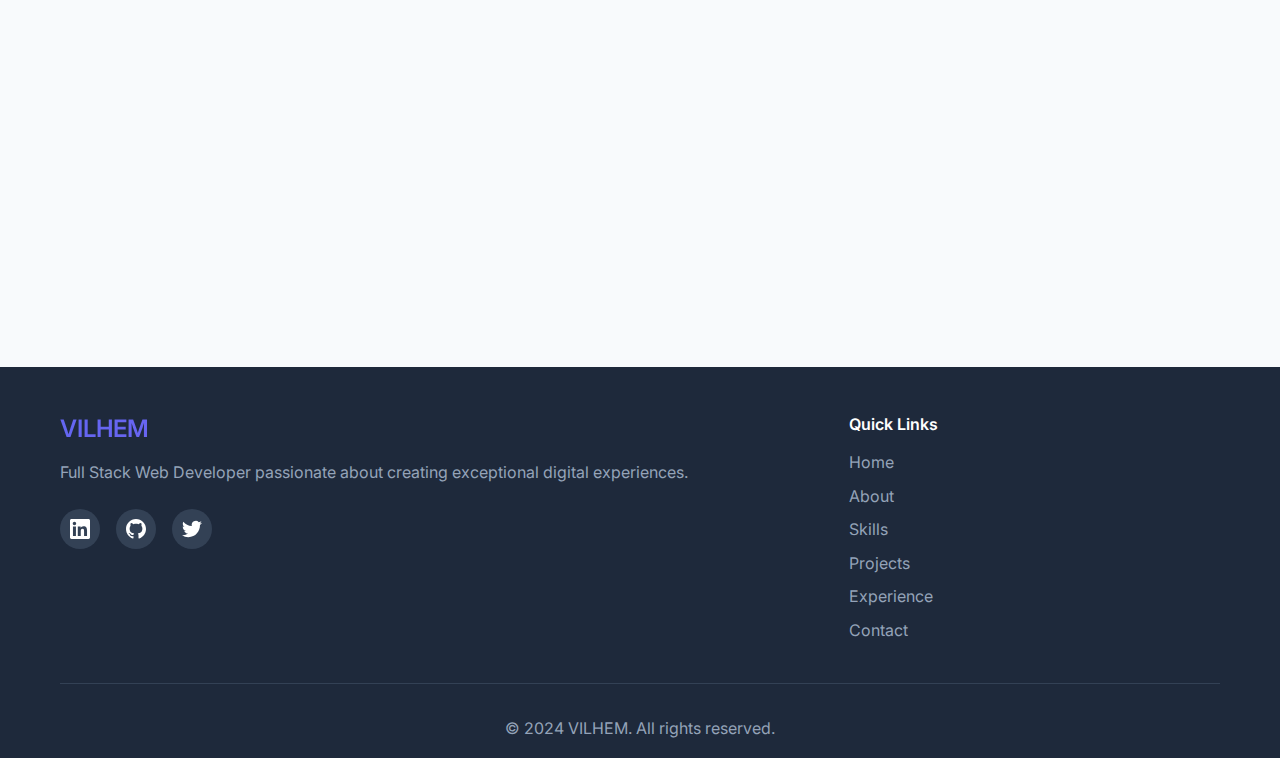
<file: PRODIGY_WD_04/index.html>
<!DOCTYPE html>
<html lang="en">
<head>
    <meta charset="UTF-8">
    <meta name="viewport" content="width=device-width, initial-scale=1.0">
    <title>VILHEM - Web Developer Portfolio</title>
    <meta name="description" content="VILHEM - Full Stack Web Developer specializing in modern web technologies, creating innovative digital solutions with expertise in JavaScript, React, Node.js, and more.">
    <link rel="stylesheet" href="style.css">
    <link rel="preconnect" href="https://fonts.googleapis.com">
    <link rel="preconnect" href="https://fonts.gstatic.com" crossorigin>
    <link href="https://fonts.googleapis.com/css2?family=Inter:wght@300;400;500;600;700;800&display=swap" rel="stylesheet">
</head>
<body>
    <!-- Navigation -->
    <nav class="navbar" id="navbar">
        <div class="nav-container">
            <div class="nav-logo">
                <a href="#home">VILHEM</a>
            </div>
            <ul class="nav-menu" id="nav-menu">
                <li class="nav-item">
                    <a href="#home" class="nav-link">Home</a>
                </li>
                <li class="nav-item">
                    <a href="#about" class="nav-link">About</a>
                </li>
                <li class="nav-item">
                    <a href="#skills" class="nav-link">Skills</a>
                </li>
                <li class="nav-item">
                    <a href="#projects" class="nav-link">Projects</a>
                </li>
                <li class="nav-item">
                    <a href="#experience" class="nav-link">Experience</a>
                </li>
                <li class="nav-item">
                    <a href="#contact" class="nav-link">Contact</a>
                </li>
            </ul>
            <div class="nav-toggle" id="mobile-menu">
                <span class="bar"></span>
                <span class="bar"></span>
                <span class="bar"></span>
            </div>
        </div>
    </nav>

    <!-- Hero Section -->
    <section id="home" class="hero">
        <div class="hero-container">
            <div class="hero-content">
                <div class="hero-text">
                    <h1 class="hero-title">
                        <span class="greeting">Hello, I'm</span>
                        <span class="name">VILHEM</span>
                        <span class="role">Full Stack Web Developer</span>
                    </h1>
                    <p class="hero-description">
                        I create innovative digital experiences that combine beautiful design with powerful functionality. 
                        Specializing in modern web technologies to bring your ideas to life.
                    </p>
                    <div class="hero-buttons">
                        <a href="#projects" class="btn btn-primary">View My Work</a>
                        <a href="#contact" class="btn btn-secondary">Get In Touch</a>
                    </div>
                    <div class="hero-stats">
                        <div class="stat">
                            <span class="stat-number">50+</span>
                            <span class="stat-label">Projects Completed</span>
                        </div>
                        <div class="stat">
                            <span class="stat-number">3+</span>
                            <span class="stat-label">Years Experience</span>
                        </div>
                        <div class="stat">
                            <span class="stat-number">25+</span>
                            <span class="stat-label">Happy Clients</span>
                        </div>
                    </div>
                </div>
                <div class="hero-image">
                    <div class="profile-card">
                        <div class="profile-image">
                            <svg viewBox="0 0 200 200" class="profile-placeholder">
                                <circle cx="100" cy="100" r="90" fill="#6366f1"/>
                                <circle cx="100" cy="80" r="30" fill="white"/>
                                <path d="M50 150 Q100 120 150 150 L150 180 Q100 200 50 180 Z" fill="white"/>
                            </svg>
                        </div>
                        <div class="profile-info">
                            <h3>VILHEM</h3>
                            <p>Full Stack Developer</p>
                            <div class="social-links">
                                <a href="#" class="social-link" aria-label="LinkedIn">
                                    <svg width="20" height="20" viewBox="0 0 24 24" fill="currentColor">
                                        <path d="M20.447 20.452h-3.554v-5.569c0-1.328-.027-3.037-1.852-3.037-1.853 0-2.136 1.445-2.136 2.939v5.667H9.351V9h3.414v1.561h.046c.477-.9 1.637-1.85 3.37-1.85 3.601 0 4.267 2.37 4.267 5.455v6.286zM5.337 7.433c-1.144 0-2.063-.926-2.063-2.065 0-1.138.92-2.063 2.063-2.063 1.14 0 2.064.925 2.064 2.063 0 1.139-.925 2.065-2.064 2.065zm1.782 13.019H3.555V9h3.564v11.452zM22.225 0H1.771C.792 0 0 .774 0 1.729v20.542C0 23.227.792 24 1.771 24h20.451C23.2 24 24 23.227 24 22.271V1.729C24 .774 23.2 0 22.222 0h.003z"/>
                                    </svg>
                                </a>
                                <a href="#" class="social-link" aria-label="GitHub">
                                    <svg width="20" height="20" viewBox="0 0 24 24" fill="currentColor">
                                        <path d="M12 0c-6.626 0-12 5.373-12 12 0 5.302 3.438 9.8 8.207 11.387.599.111.793-.261.793-.577v-2.234c-3.338.726-4.033-1.416-4.033-1.416-.546-1.387-1.333-1.756-1.333-1.756-1.089-.745.083-.729.083-.729 1.205.084 1.839 1.237 1.839 1.237 1.07 1.834 2.807 1.304 3.492.997.107-.775.418-1.305.762-1.604-2.665-.305-5.467-1.334-5.467-5.931 0-1.311.469-2.381 1.236-3.221-.124-.303-.535-1.524.117-3.176 0 0 1.008-.322 3.301 1.23.957-.266 1.983-.399 3.003-.404 1.02.005 2.047.138 3.006.404 2.291-1.552 3.297-1.23 3.297-1.23.653 1.653.242 2.874.118 3.176.77.84 1.235 1.911 1.235 3.221 0 4.609-2.807 5.624-5.479 5.921.43.372.823 1.102.823 2.222v3.293c0 .319.192.694.801.576 4.765-1.589 8.199-6.086 8.199-11.386 0-6.627-5.373-12-12-12z"/>
                                    </svg>
                                </a>
                                <a href="#" class="social-link" aria-label="Twitter">
                                    <svg width="20" height="20" viewBox="0 0 24 24" fill="currentColor">
                                        <path d="M23.953 4.57a10 10 0 01-2.825.775 4.958 4.958 0 002.163-2.723c-.951.555-2.005.959-3.127 1.184a4.92 4.92 0 00-8.384 4.482C7.69 8.095 4.067 6.13 1.64 3.162a4.822 4.822 0 00-.666 2.475c0 1.71.87 3.213 2.188 4.096a4.904 4.904 0 01-2.228-.616v.06a4.923 4.923 0 003.946 4.827 4.996 4.996 0 01-2.212.085 4.936 4.936 0 004.604 3.417 9.867 9.867 0 01-6.102 2.105c-.39 0-.779-.023-1.17-.067a13.995 13.995 0 007.557 2.209c9.053 0 13.998-7.496 13.998-13.985 0-.21 0-.42-.015-.63A9.935 9.935 0 0024 4.59z"/>
                                    </svg>
                                </a>
                            </div>
                        </div>
                    </div>
                </div>
            </div>
        </div>
        <div class="scroll-indicator">
            <div class="scroll-arrow"></div>
        </div>
    </section>

    <!-- About Section -->
    <section id="about" class="about">
        <div class="container">
            <div class="section-header">
                <h2 class="section-title">About Me</h2>
                <p class="section-subtitle">Get to know more about my background and journey</p>
            </div>
            <div class="about-content">
                <div class="about-text">
                    <h3>Coding with Purpose, Designing with Vision</h3>
                    <p>
                        I'm a dedicated web developer with 3 years of hands-on experience, currently pursuing a B.Tech in 
                        Information Technology at a Government Engineering College. My journey into tech began through 
                        college projects, and a spark of curiosity that quickly grew into a strong passion.
                    </p>
                    <p>
                        I specialize in working with Python, HTML, CSS, JavaScript, SQL, and DBMS, and I also have skills in
                        video/photo editing, operating systems, artificial intelligence, and DevOps. 
                        My approach focuses on writing clean, maintainable code while delivering exceptional user experiences. 
                        I believe in continuous learning and staying updated with the latest industry trends.
                    </p>
                    <div class="about-highlights">
                        <div class="highlight">
                            <h4>Education</h4>
                            <p>B.Tech in Information Technology<br>Government Engineering College</p>
                        </div>
                        <div class="highlight">
                            <h4>Certifications</h4>
                            <ul>
                                <li>Python Core</li>
                                <li>SQL</li>
                            </ul>
                        </div>
                        <div class="highlight">
                            <h4>Languages</h4>
                            <ul>
                                <li>English (Fluent)</li>
                                <li>Hindi (Fluent)</li>
                                <li>Gujarati (Fluent)</li>
                            </ul>
                        </div>
                    </div>
                </div>
                <div class="about-skills-preview">
                    <h4>Core Competencies</h4>
                    <div class="skills-grid">
                        <div class="skill-item">
                            <span class="skill-icon">🚀</span>
                            <span class="skill-name">Frontend Development</span>
                        </div>
                        <div class="skill-item">
                            <span class="skill-icon">⚙️</span>
                            <span class="skill-name">Backend Development</span>
                        </div>
                        <div class="skill-item">
                            <span class="skill-icon">📱</span>
                            <span class="skill-name">Cyber security</span>
                        </div>
                        <div class="skill-item">
                            <span class="skill-icon">☁️</span>
                            <span class="skill-name">Cloud Services</span>
                        </div>
                        <div class="skill-item">
                            <span class="skill-icon">🎨</span>
                            <span class="skill-name">UI/UX Design</span>
                        </div>
                        <div class="skill-item">
                            <span class="skill-icon">🔧</span>
                            <span class="skill-name">DevOps</span>
                        </div>
                    </div>
                </div>
            </div>
        </div>
    </section>

    <!-- Skills Section -->
    <section id="skills" class="skills">
        <div class="container">
            <div class="section-header">
                <h2 class="section-title">Technical Skills</h2>
                <p class="section-subtitle">Technologies and tools I work with</p>
            </div>
            <div class="skills-content">
                <div class="skill-category">
                    <h3>Frontend Technologies</h3>
                    <div class="skill-list">
                        <div class="skill-bar">
                            <div class="skill-info">
                                <span class="skill-name">JavaScript/TypeScript</span>
                                <span class="skill-percentage">95%</span>
                            </div>
                            <div class="skill-progress">
                                <div class="progress-fill" data-percentage="95"></div>
                            </div>
                        </div>
                        <div class="skill-bar">
                            <div class="skill-info">
                                <span class="skill-name">React.js</span>
                                <span class="skill-percentage">90%</span>
                            </div>
                            <div class="skill-progress">
                                <div class="progress-fill" data-percentage="90"></div>
                            </div>
                        </div>
                        <div class="skill-bar">
                            <div class="skill-info">
                                <span class="skill-name">Vue.js</span>
                                <span class="skill-percentage">85%</span>
                            </div>
                            <div class="skill-progress">
                                <div class="progress-fill" data-percentage="85"></div>
                            </div>
                        </div>
                        <div class="skill-bar">
                            <div class="skill-info">
                                <span class="skill-name">CSS/SCSS</span>
                                <span class="skill-percentage">92%</span>
                            </div>
                            <div class="skill-progress">
                                <div class="progress-fill" data-percentage="92"></div>
                            </div>
                        </div>
                    </div>
                </div>
                <div class="skill-category">
                    <h3>Backend Technologies</h3>
                    <div class="skill-list">
                        <div class="skill-bar">
                            <div class="skill-info">
                                <span class="skill-name">Node.js</span>
                                <span class="skill-percentage">88%</span>
                            </div>
                            <div class="skill-progress">
                                <div class="progress-fill" data-percentage="88"></div>
                            </div>
                        </div>
                        <div class="skill-bar">
                            <div class="skill-info">
                                <span class="skill-name">Python</span>
                                <span class="skill-percentage">82%</span>
                            </div>
                            <div class="skill-progress">
                                <div class="progress-fill" data-percentage="82"></div>
                            </div>
                        </div>
                        <div class="skill-bar">
                            <div class="skill-info">
                                <span class="skill-name">Express.js</span>
                                <span class="skill-percentage">85%</span>
                            </div>
                            <div class="skill-progress">
                                <div class="progress-fill" data-percentage="85"></div>
                            </div>
                        </div>
                        <div class="skill-bar">
                            <div class="skill-info">
                                <span class="skill-name">MongoDB</span>
                                <span class="skill-percentage">80%</span>
                            </div>
                            <div class="skill-progress">
                                <div class="progress-fill" data-percentage="80"></div>
                            </div>
                        </div>
                    </div>
                </div>
                <div class="skill-category">
                    <h3>Tools & Technologies</h3>
                    <div class="tech-grid">
                        <div class="tech-item">
                            <div class="tech-icon">Git</div>
                            <span class="tech-name">Git & GitHub</span>
                        </div>
                        <div class="tech-item">
                            <div class="tech-icon">AWS</div>
                            <span class="tech-name">AWS Cloud</span>
                        </div>
                        <div class="tech-item">
                            <div class="tech-icon">Docker</div>
                            <span class="tech-name">Docker</span>
                        </div>
                        <div class="tech-item">
                            <div class="tech-icon">Figma</div>
                            <span class="tech-name">Figma</span>
                        </div>
                        <div class="tech-item">
                            <div class="tech-icon">Webpack</div>
                            <span class="tech-name">Webpack</span>
                        </div>
                        <div class="tech-item">
                            <div class="tech-icon">VS code</div>
                            <span class="tech-name">Visual Studio Code</span>
                        </div>
                    </div>
                </div>
            </div>
        </div>
    </section>

    <!-- Projects Section -->
    <section id="projects" class="projects">
        <div class="container">
            <div class="section-header">
                <h2 class="section-title">Featured Projects</h2>
                <p class="section-subtitle">A showcase of my recent work and accomplishments</p>
            </div>
            <div class="projects-grid">
                <div class="project-card">
                    <div class="project-image">
                        <div class="project-placeholder">
                            <svg viewBox="0 0 400 250" class="placeholder-svg">
                                <rect width="400" height="250" fill="#6366f1"/>
                                <text x="200" y="130" text-anchor="middle" fill="white" font-size="18">E-Commerce Platform</text>
                            </svg>
                        </div>
                        <div class="project-overlay">
                            <div class="project-links">
                                <a href="#" class="project-link">Live Demo</a>
                                <a href="#" class="project-link">Source Code</a>
                            </div>
                        </div>
                    </div>
                    <div class="project-content">
                        <h3 class="project-title">E-Commerce Platform</h3>
                        <p class="project-description">
                            A full-stack e-commerce solution built with React, Node.js, and MongoDB. 
                            Features include user authentication, payment processing, and admin dashboard.
                        </p>
                        <div class="project-tech">
                            <span class="tech-tag">React</span>
                            <span class="tech-tag">Node.js</span>
                            <span class="tech-tag">MongoDB</span>
                            <span class="tech-tag">Stripe</span>
                        </div>
                    </div>
                </div>
                <div class="project-card">
                    <div class="project-image">
                        <div class="project-placeholder">
                            <svg viewBox="0 0 400 250" class="placeholder-svg">
                                <rect width="400" height="250" fill="#10b981"/>
                                <text x="200" y="130" text-anchor="middle" fill="white" font-size="18">Task Management App</text>
                            </svg>
                        </div>
                        <div class="project-overlay">
                            <div class="project-links">
                                <a href="#" class="project-link">Live Demo</a>
                                <a href="#" class="project-link">Source Code</a>
                            </div>
                        </div>
                    </div>
                    <div class="project-content">
                        <h3 class="project-title">Task Management App</h3>
                        <p class="project-description">
                            A collaborative task management application with real-time updates, 
                            drag-and-drop functionality, and team collaboration features.
                        </p>
                        <div class="project-tech">
                            <span class="tech-tag">Vue.js</span>
                            <span class="tech-tag">Socket.io</span>
                            <span class="tech-tag">Express</span>
                            <span class="tech-tag">PostgreSQL</span>
                        </div>
                    </div>
                </div>
                <div class="project-card">
                    <div class="project-image">
                        <div class="project-placeholder">
                            <svg viewBox="0 0 400 250" class="placeholder-svg">
                                <rect width="400" height="250" fill="#f59e0b"/>
                                <text x="200" y="130" text-anchor="middle" fill="white" font-size="18">Weather Dashboard</text>
                            </svg>
                        </div>
                        <div class="project-overlay">
                            <div class="project-links">
                                <a href="#" class="project-link">Live Demo</a>
                                <a href="#" class="project-link">Source Code</a>
                            </div>
                        </div>
                    </div>
                    <div class="project-content">
                        <h3 class="project-title">Weather Dashboard</h3>
                        <p class="project-description">
                            A responsive weather application with location-based forecasts, 
                            interactive maps, and detailed weather analytics.
                        </p>
                        <div class="project-tech">
                            <span class="tech-tag">JavaScript</span>
                            <span class="tech-tag">OpenWeather API</span>
                            <span class="tech-tag">Chart.js</span>
                            <span class="tech-tag">CSS Grid</span>
                        </div>
                    </div>
                </div>
                <div class="project-card">
                    <div class="project-image">
                        <div class="project-placeholder">
                            <svg viewBox="0 0 400 250" class="placeholder-svg">
                                <rect width="400" height="250" fill="#8b5cf6"/>
                                <text x="200" y="130" text-anchor="middle" fill="white" font-size="18">Social Media Dashboard</text>
                            </svg>
                        </div>
                        <div class="project-overlay">
                            <div class="project-links">
                                <a href="#" class="project-link">Live Demo</a>
                                <a href="#" class="project-link">Source Code</a>
                            </div>
                        </div>
                    </div>
                    <div class="project-content">
                        <h3 class="project-title">Social Media Dashboard</h3>
                        <p class="project-description">
                            A comprehensive social media analytics dashboard with real-time data visualization, 
                            engagement metrics, and automated reporting features.
                        </p>
                        <div class="project-tech">
                            <span class="tech-tag">React</span>
                            <span class="tech-tag">D3.js</span>
                            <span class="tech-tag">Python</span>
                            <span class="tech-tag">Redis</span>
                        </div>
                    </div>
                </div>
            </div>
        </div>
    </section>

    <!-- Experience Section -->
    <section id="experience" class="experience">
        <div class="container">
            <div class="section-header">
                <h2 class="section-title">Professional Experience</h2>
                <p class="section-subtitle">My Learning Journey and Hands-On Projects</p>
            </div>
            <div class="timeline">
                <div class="timeline-item">
                    <div class="timeline-date">2025 - Present</div>
                    <div class="timeline-content">
                        <h3>Aspiring Web Developer & Learner</h3>
                        <h4>Self-Driven | College Projects | Online Courses</h4>
                        <p>
                            Building responsive web applications using Python, HTML, CSS, JavaScript, and SQL through coursework 
                            and personal projects.  
                        </p>
                            
                         <p>  Exploring cybersecurity, DevOps, and AI to stay current with industry trends. </p>
                            
                         <p> Completed certifications in Python Core and SQL. </p>
                            
                         <p> Developed interactive websites and automated tools as part of college projects. </p>

                         <p> Improving skills through online courses, coding challenges, and open-source contributions.
                        </p>
                        <ul>
                            <li>Developed a fully functional college project website featuring interactive UI and database integration.</li>
                            <li>Created a Python-based tool to automate data processing tasks as part of coursework.</li>
                            <li>Edited and produced video and photo content to enhance project presentations and portfolios.</li>
                        </ul>
                    </div>
                </div>
            </div>
        </div>
    </section>

    <!-- Contact Section -->
    <section id="contact" class="contact">
        <div class="container">
            <div class="section-header">
                <h2 class="section-title">Let's Work Together</h2>
                <p class="section-subtitle">Ready to bring your project to life? Get in touch!</p>
            </div>
            <div class="contact-content">
                <div class="contact-info">
                    <h3>Get In Touch</h3>
                    <p>
                        I'm always interested in hearing about new opportunities and exciting projects. 
                        Whether you're looking to build something from scratch or improve an existing application, 
                        let's discuss how we can work together.
                    </p>
                    <div class="contact-details">
                        <div class="contact-item">
                            <div class="contact-icon">📧</div>
                            <div class="contact-text">
                                <h4>Email</h4>
                                <p>vilxyz@email.com</p>
                            </div>
                        </div>
                        <div class="contact-item">
                            <div class="contact-icon">📱</div>
                            <div class="contact-text">
                                <h4>Phone</h4>
                                <p>+91 (555) x23-4xyz</p>
                            </div>
                        </div>
                        <div class="contact-item">
                            <div class="contact-icon">📍</div>
                            <div class="contact-text">
                                <h4>Location</h4>
                                <p>INDIA</p>
                            </div>
                        </div>
                        <div class="contact-item">
                            <div class="contact-icon">💼</div>
                            <div class="contact-text">
                                <h4>Availability</h4>
                                <p>Open to new opportunities</p>
                            </div>
                        </div>
                    </div>
                </div>
                <div class="contact-form">
                    <form id="contact-form">
                        <div class="form-group">
                            <label for="name">Full Name</label>
                            <input type="text" id="name" name="name" required>
                        </div>
                        <div class="form-group">
                            <label for="email">Email Address</label>
                            <input type="email" id="email" name="email" required>
                        </div>
                        <div class="form-group">
                            <label for="subject">Subject</label>
                            <input type="text" id="subject" name="subject" required>
                        </div>
                        <div class="form-group">
                            <label for="message">Message</label>
                            <textarea id="message" name="message" rows="5" required></textarea>
                        </div>
                        <button type="submit" class="btn btn-primary">Send Message</button>
                    </form>
                </div>
            </div>
        </div>
    </section>

    <!-- Footer -->
    <footer class="footer">
        <div class="container">
            <div class="footer-content">
                <div class="footer-left">
                    <h3>VILHEM</h3>
                    <p>Full Stack Web Developer passionate about creating exceptional digital experiences.</p>
                    <div class="footer-social">
                        <a href="#" class="social-link" aria-label="LinkedIn">
                            <svg width="20" height="20" viewBox="0 0 24 24" fill="currentColor">
                                <path d="M20.447 20.452h-3.554v-5.569c0-1.328-.027-3.037-1.852-3.037-1.853 0-2.136 1.445-2.136 2.939v5.667H9.351V9h3.414v1.561h.046c.477-.9 1.637-1.85 3.37-1.85 3.601 0 4.267 2.37 4.267 5.455v6.286zM5.337 7.433c-1.144 0-2.063-.926-2.063-2.065 0-1.138.92-2.063 2.063-2.063 1.14 0 2.064.925 2.064 2.063 0 1.139-.925 2.065-2.064 2.065zm1.782 13.019H3.555V9h3.564v11.452zM22.225 0H1.771C.792 0 0 .774 0 1.729v20.542C0 23.227.792 24 1.771 24h20.451C23.2 24 24 23.227 24 22.271V1.729C24 .774 23.2 0 22.222 0h.003z"/>
                            </svg>
                        </a>
                        <a href="#" class="social-link" aria-label="GitHub">
                            <svg width="20" height="20" viewBox="0 0 24 24" fill="currentColor">
                                <path d="M12 0c-6.626 0-12 5.373-12 12 0 5.302 3.438 9.8 8.207 11.387.599.111.793-.261.793-.577v-2.234c-3.338.726-4.033-1.416-4.033-1.416-.546-1.387-1.333-1.756-1.333-1.756-1.089-.745.083-.729.083-.729 1.205.084 1.839 1.237 1.839 1.237 1.07 1.834 2.807 1.304 3.492.997.107-.775.418-1.305.762-1.604-2.665-.305-5.467-1.334-5.467-5.931 0-1.311.469-2.381 1.236-3.221-.124-.303-.535-1.524.117-3.176 0 0 1.008-.322 3.301 1.23.957-.266 1.983-.399 3.003-.404 1.02.005 2.047.138 3.006.404 2.291-1.552 3.297-1.23 3.297-1.23.653 1.653.242 2.874.118 3.176.77.84 1.235 1.911 1.235 3.221 0 4.609-2.807 5.624-5.479 5.921.43.372.823 1.102.823 2.222v3.293c0 .319.192.694.801.576 4.765-1.589 8.199-6.086 8.199-11.386 0-6.627-5.373-12-12-12z"/>
                            </svg>
                        </a>
                        <a href="#" class="social-link" aria-label="Twitter">
                            <svg width="20" height="20" viewBox="0 0 24 24" fill="currentColor">
                                <path d="M23.953 4.57a10 10 0 01-2.825.775 4.958 4.958 0 002.163-2.723c-.951.555-2.005.959-3.127 1.184a4.92 4.92 0 00-8.384 4.482C7.69 8.095 4.067 6.13 1.64 3.162a4.822 4.822 0 00-.666 2.475c0 1.71.87 3.213 2.188 4.096a4.904 4.904 0 01-2.228-.616v.06a4.923 4.923 0 003.946 4.827 4.996 4.996 0 01-2.212.085 4.936 4.936 0 004.604 3.417 9.867 9.867 0 01-6.102 2.105c-.39 0-.779-.023-1.17-.067a13.995 13.995 0 007.557 2.209c9.053 0 13.998-7.496 13.998-13.985 0-.21 0-.42-.015-.63A9.935 9.935 0 0024 4.59z"/>
                            </svg>
                        </a>
                    </div>
                </div>
                <div class="footer-right">
                    <div class="footer-links">
                        <h4>Quick Links</h4>
                        <ul>
                            <li><a href="#home">Home</a></li>
                            <li><a href="#about">About</a></li>
                            <li><a href="#skills">Skills</a></li>
                            <li><a href="#projects">Projects</a></li>
                            <li><a href="#experience">Experience</a></li>
                            <li><a href="#contact">Contact</a></li>
                        </ul>
                    </div>
                </div>
            </div>
            <div class="footer-bottom">
                <p>&copy; 2024 VILHEM. All rights reserved.</p>
            </div>
        </div>
    </footer>

    <script src="script.js"></script>
</body>
</html>
</file>
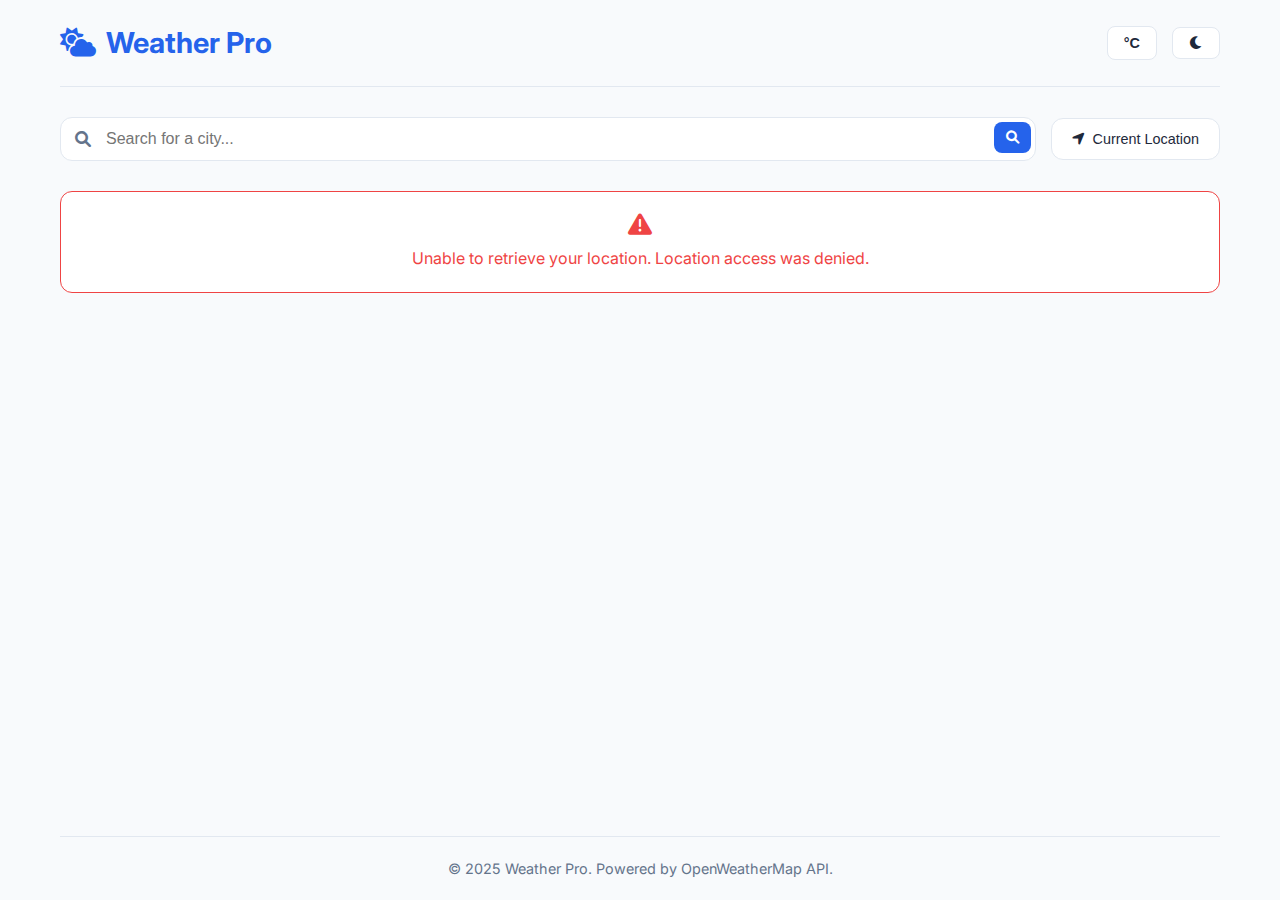
<file: PRODIGY_WD_05/index.html>
<!DOCTYPE html>
<html lang="en">
<head>
    <meta charset="UTF-8">
    <meta name="viewport" content="width=device-width, initial-scale=1.0">
    <title>Weather Pro - Real-time Weather Forecast</title>
    <link rel="stylesheet" href="style.css">
    <link href="https://cdnjs.cloudflare.com/ajax/libs/font-awesome/6.0.0/css/all.min.css" rel="stylesheet">
    <link href="https://fonts.googleapis.com/css2?family=Inter:wght@300;400;500;600;700&display=swap" rel="stylesheet">
</head>
<body>
    <div class="container">
        <!-- Header -->
        <header class="header">
            <div class="header-content">
                <h1 class="logo">
                    <i class="fas fa-cloud-sun"></i>
                    Weather Pro
                </h1>
                <div class="header-controls">
                    <button class="unit-toggle" id="unitToggle">
                        <span class="unit-label">°C</span>
                    </button>
                    <button class="theme-toggle" id="themeToggle">
                        <i class="fas fa-moon"></i>
                    </button>
                </div>
            </div>
        </header>

        <!-- Search Section -->
        <section class="search-section">
            <div class="search-container">
                <div class="search-input-wrapper">
                    <i class="fas fa-search search-icon"></i>
                    <input type="text" id="searchInput" placeholder="Search for a city..." class="search-input">
                    <button class="search-btn" id="searchBtn">
                        <i class="fas fa-search"></i>
                    </button>
                </div>
                <button class="location-btn" id="locationBtn">
                    <i class="fas fa-location-arrow"></i>
                    <span>Current Location</span>
                </button>
            </div>
        </section>

        <!-- Loading Spinner -->
        <div class="loading" id="loading">
            <div class="spinner"></div>
            <p>Loading weather data...</p>
        </div>

        <!-- Error Message -->
        <div class="error-message" id="errorMessage">
            <i class="fas fa-exclamation-triangle"></i>
            <p id="errorText">Something went wrong. Please try again.</p>
        </div>

        <!-- Main Weather Content -->
        <main class="main-content" id="mainContent">
            <!-- Current Weather Card -->
            <section class="current-weather">
                <div class="weather-card">
                    <div class="weather-header">
                        <div class="location-info">
                            <h2 class="city-name" id="cityName">London</h2>
                            <p class="date-time" id="dateTime">Monday, July 15, 2025</p>
                        </div>
                        <div class="weather-icon-main">
                            <i class="fas fa-sun" id="mainWeatherIcon"></i>
                        </div>
                    </div>
                    
                    <div class="weather-main">
                        <div class="temperature-display">
                            <span class="temperature" id="currentTemp">22°</span>
                            <div class="temp-details">
                                <p class="feels-like">Feels like <span id="feelsLike">24°</span></p>
                                <p class="weather-description" id="weatherDescription">Sunny</p>
                            </div>
                        </div>
                        
                        <div class="weather-stats">
                            <div class="stat-item">
                                <i class="fas fa-eye"></i>
                                <div>
                                    <span class="stat-value" id="visibility">10 km</span>
                                    <span class="stat-label">Visibility</span>
                                </div>
                            </div>
                            <div class="stat-item">
                                <i class="fas fa-tint"></i>
                                <div>
                                    <span class="stat-value" id="humidity">65%</span>
                                    <span class="stat-label">Humidity</span>
                                </div>
                            </div>
                            <div class="stat-item">
                                <i class="fas fa-wind"></i>
                                <div>
                                    <span class="stat-value" id="windSpeed">12 km/h</span>
                                    <span class="stat-label">Wind Speed</span>
                                </div>
                            </div>
                            <div class="stat-item">
                                <i class="fas fa-thermometer-half"></i>
                                <div>
                                    <span class="stat-value" id="pressure">1013 hPa</span>
                                    <span class="stat-label">Pressure</span>
                                </div>
                            </div>
                        </div>
                    </div>
                </div>
            </section>

            <!-- Hourly Forecast -->
            <section class="hourly-forecast">
                <h3 class="section-title">
                    <i class="fas fa-clock"></i>
                    Hourly Forecast
                </h3>
                <div class="hourly-container" id="hourlyForecast">
                    <!-- Hourly forecast items will be populated by JavaScript -->
                </div>
            </section>

            <!-- 5-Day Forecast -->
            <section class="daily-forecast">
                <h3 class="section-title">
                    <i class="fas fa-calendar-alt"></i>
                    5-Day Forecast
                </h3>
                <div class="daily-container" id="dailyForecast">
                    <!-- Daily forecast items will be populated by JavaScript -->
                </div>
            </section>

            <!-- Additional Weather Details -->
            <section class="weather-details">
                <h3 class="section-title">
                    <i class="fas fa-info-circle"></i>
                    Weather Details
                </h3>
                <div class="details-grid">
                    <div class="detail-card">
                        <i class="fas fa-sun"></i>
                        <div class="detail-info">
                            <span class="detail-label">UV Index</span>
                            <span class="detail-value" id="uvIndex">5</span>
                        </div>
                    </div>
                    <div class="detail-card">
                        <i class="fas fa-sunrise"></i>
                        <div class="detail-info">
                            <span class="detail-label">Sunrise</span>
                            <span class="detail-value" id="sunrise">06:30</span>
                        </div>
                    </div>
                    <div class="detail-card">
                        <i class="fas fa-sunset"></i>
                        <div class="detail-info">
                            <span class="detail-label">Sunset</span>
                            <span class="detail-value" id="sunset">20:15</span>
                        </div>
                    </div>
                    <div class="detail-card">
                        <i class="fas fa-cloud"></i>
                        <div class="detail-info">
                            <span class="detail-label">Cloud Cover</span>
                            <span class="detail-value" id="cloudCover">25%</span>
                        </div>
                    </div>
                </div>
            </section>
        </main>

        <!-- Footer -->
        <footer class="footer">
            <p>&copy; 2025 Weather Pro. Powered by OpenWeatherMap API.</p>
        </footer>
    </div>

    <script src="script.js"></script>
</body>
</html>
</file>
<file: PRODIGY_WD_01/style.css>
/* Banking Website Styles */

/* Reset and Base Styles */
* {
    margin: 0;
    padding: 0;
    box-sizing: border-box;
}

html {
    scroll-behavior: smooth;
    font-size: 16px;
}

body {
    font-family: 'Inter', -apple-system, BlinkMacSystemFont, 'Segoe UI', Roboto, 'Helvetica Neue', Arial, sans-serif;
    line-height: 1.6;
    color: #1f2937;
    overflow-x: hidden;
}

.container {
    max-width: 1200px;
    margin: 0 auto;
    padding: 0 20px;
}

/* Typography */
h1, h2, h3, h4, h5, h6 {
    font-weight: 600;
    line-height: 1.2;
    color: #111827;
}

.section-title {
    font-size: 2.5rem;
    text-align: center;
    margin-bottom: 1rem;
    background: linear-gradient(135deg, #1e40af, #3b82f6);
    -webkit-background-clip: text;
    -webkit-text-fill-color: transparent;
    background-clip: text;
}

.section-subtitle {
    font-size: 1.1rem;
    text-align: center;
    color: #6b7280;
    margin-bottom: 3rem;
    max-width: 600px;
    margin-left: auto;
    margin-right: auto;
}

/* Navigation Styles */
.navbar {
    position: fixed;
    top: 0;
    width: 100%;
    background: rgba(255, 255, 255, 0.95);
    backdrop-filter: blur(10px);
    border-bottom: 1px solid rgba(0, 0, 0, 0.05);
    z-index: 1000;
    transition: all 0.4s cubic-bezier(0.4, 0, 0.2, 1);
    padding: 0.5rem 0;
}

/* Scrolled Navigation State */
.navbar.scrolled {
    background: rgba(30, 64, 175, 0.95);
    backdrop-filter: blur(15px);
    box-shadow: 0 4px 30px rgba(30, 64, 175, 0.2);
    border-bottom: 1px solid rgba(255, 255, 255, 0.1);
    padding: 0.25rem 0;
}

.navbar.scrolled .nav-logo {
    color: white;
}

.navbar.scrolled .nav-link {
    color: rgba(255, 255, 255, 0.9);
}

.navbar.scrolled .nav-link:hover {
    color: white;
    background: rgba(255, 255, 255, 0.1);
}

.navbar.scrolled .nav-link.active {
    color: white;
    background: rgba(255, 255, 255, 0.15);
}

.navbar.scrolled .login-btn {
    background: white;
    color: #1e40af;
}

.navbar.scrolled .login-btn:hover {
    background: #f8fafc;
    transform: translateY(-2px);
}

.navbar.scrolled .hamburger-line {
    background: white;
}

.nav-container {
    display: flex;
    justify-content: space-between;
    align-items: center;
    max-width: 1200px;
    margin: 0 auto;
    padding: 0 2rem;
}

.nav-brand {
    z-index: 1001;
}

.nav-logo {
    display: flex;
    align-items: center;
    gap: 0.75rem;
    color: #1e40af;
    text-decoration: none;
    font-size: 1.5rem;
    font-weight: 700;
    transition: all 0.3s ease;
}

.nav-logo:hover {
    transform: scale(1.05);
}

.logo-text {
    font-size: 1.4rem;
    letter-spacing: -0.025em;
}

.nav-menu {
    display: flex;
    list-style: none;
    gap: 0.5rem;
    align-items: center;
}

.nav-item {
    position: relative;
}

.nav-link {
    display: block;
    padding: 0.75rem 1.25rem;
    color: #374151;
    text-decoration: none;
    font-weight: 500;
    border-radius: 0.5rem;
    transition: all 0.3s cubic-bezier(0.4, 0, 0.2, 1);
    position: relative;
}

.nav-link:hover {
    color: #1e40af;
    background: rgba(30, 64, 175, 0.05);
    transform: translateY(-1px);
}

.nav-link.active {
    color: #1e40af;
    background: rgba(30, 64, 175, 0.1);
    font-weight: 600;
}

.nav-link::after {
    content: '';
    position: absolute;
    bottom: 0;
    left: 50%;
    width: 0;
    height: 2px;
    background: linear-gradient(135deg, #1e40af, #3b82f6);
    transform: translateX(-50%);
    transition: width 0.3s ease;
}

.nav-link:hover::after,
.nav-link.active::after {
    width: 80%;
}

.login-btn {
    background: linear-gradient(135deg, #1e40af, #3b82f6);
    color: white !important;
    border-radius: 25px;
    padding: 0.6rem 1.5rem !important;
    font-weight: 600;
    transition: all 0.3s ease;
}

.login-btn:hover {
    background: linear-gradient(135deg, #1e3a8a, #2563eb);
    transform: translateY(-2px);
    box-shadow: 0 8px 25px rgba(30, 64, 175, 0.3);
}

.login-btn::after {
    display: none;
}

/* Dropdown Menu */
.dropdown {
    position: relative;
}

.dropdown-menu {
    position: absolute;
    top: 100%;
    left: 0;
    background: white;
    border-radius: 0.75rem;
    box-shadow: 0 10px 40px rgba(0, 0, 0, 0.15);
    border: 1px solid rgba(0, 0, 0, 0.05);
    min-width: 200px;
    opacity: 0;
    visibility: hidden;
    transform: translateY(-10px);
    transition: all 0.3s cubic-bezier(0.4, 0, 0.2, 1);
    z-index: 1000;
}

.dropdown:hover .dropdown-menu {
    opacity: 1;
    visibility: visible;
    transform: translateY(0);
}

.dropdown-link {
    display: block;
    padding: 0.75rem 1.25rem;
    color: #374151;
    text-decoration: none;
    font-weight: 500;
    transition: all 0.3s ease;
    border-radius: 0.5rem;
    margin: 0.25rem;
}

.dropdown-link:hover {
    background: rgba(30, 64, 175, 0.05);
    color: #1e40af;
}

/* Mobile Navigation */
.nav-toggle {
    display: none;
    flex-direction: column;
    cursor: pointer;
    padding: 0.5rem;
    border-radius: 0.5rem;
    transition: all 0.3s ease;
}

.nav-toggle:hover {
    background: rgba(30, 64, 175, 0.05);
}

.hamburger-line {
    width: 25px;
    height: 3px;
    background: #374151;
    margin: 3px 0;
    transition: all 0.3s cubic-bezier(0.4, 0, 0.2, 1);
    border-radius: 2px;
}

.nav-toggle.active .hamburger-line:nth-child(1) {
    transform: rotate(45deg) translate(6px, 6px);
}

.nav-toggle.active .hamburger-line:nth-child(2) {
    opacity: 0;
}

.nav-toggle.active .hamburger-line:nth-child(3) {
    transform: rotate(-45deg) translate(7px, -6px);
}

/* Hero Section */
.hero {
    min-height: 100vh;
    display: flex;
    align-items: center;
    position: relative;
    background: linear-gradient(135deg, #1e40af 0%, #3b82f6 50%, #60a5fa 100%);
    color: white;
    overflow: hidden;
}

.hero-background {
    position: absolute;
    top: 0;
    left: 0;
    right: 0;
    bottom: 0;
    background: url('data:image/svg+xml,<svg xmlns="http://www.w3.org/2000/svg" viewBox="0 0 1000 1000"><defs><pattern id="grid" width="50" height="50" patternUnits="userSpaceOnUse"><path d="M 50 0 L 0 0 0 50" fill="none" stroke="white" stroke-width="1" opacity="0.1"/></pattern></defs><rect width="100%" height="100%" fill="url(%23grid)"/></svg>');
}

.hero-overlay {
    position: absolute;
    top: 0;
    left: 0;
    right: 0;
    bottom: 0;
    background: linear-gradient(45deg, rgba(30, 64, 175, 0.1) 0%, rgba(59, 130, 246, 0.05) 100%);
}

.hero-content {
    position: relative;
    z-index: 2;
    display: grid;
    grid-template-columns: 1fr 1fr;
    gap: 4rem;
    align-items: center;
    margin-top: 2rem;
}

.hero-title {
    font-size: 3.5rem;
    font-weight: 800;
    line-height: 1.1;
    margin-bottom: 1.5rem;
}

.title-main {
    display: block;
    background: linear-gradient(135deg, #ffffff, #e0e7ff);
    -webkit-background-clip: text;
    -webkit-text-fill-color: transparent;
    background-clip: text;
}

.title-sub {
    display: block;
    font-size: 1.5rem;
    font-weight: 400;
    color: rgba(255, 255, 255, 0.9);
    margin-top: 0.5rem;
}

.hero-description {
    font-size: 1.2rem;
    line-height: 1.7;
    color: rgba(255, 255, 255, 0.9);
    margin-bottom: 2.5rem;
    max-width: 500px;
}

.hero-buttons {
    display: flex;
    gap: 1rem;
    margin-bottom: 3rem;
}

.btn {
    display: inline-block;
    padding: 0.875rem 2rem;
    border-radius: 0.5rem;
    text-decoration: none;
    font-weight: 600;
    text-align: center;
    transition: all 0.3s cubic-bezier(0.4, 0, 0.2, 1);
    border: 2px solid transparent;
    cursor: pointer;
    font-size: 1rem;
}

.btn-primary {
    background: rgba(255, 255, 255, 0.9);
    color: #1e40af;
    border-color: rgba(255, 255, 255, 0.9);
}

.btn-primary:hover {
    background: white;
    transform: translateY(-2px);
    box-shadow: 0 10px 30px rgba(255, 255, 255, 0.3);
}

.btn-secondary {
    background: transparent;
    color: white;
    border-color: rgba(255, 255, 255, 0.5);
}

.btn-secondary:hover {
    background: rgba(255, 255, 255, 0.1);
    border-color: white;
    transform: translateY(-2px);
}

.hero-features {
    display: flex;
    gap: 2rem;
}

.feature-item {
    display: flex;
    align-items: center;
    gap: 0.75rem;
    font-weight: 500;
}

.feature-icon {
    font-size: 1.5rem;
}

/* Banking Card */
.banking-card {
    background: linear-gradient(135deg, #1f2937, #374151);
    border-radius: 1rem;
    padding: 2rem;
    color: white;
    box-shadow: 0 20px 60px rgba(0, 0, 0, 0.3);
    transform: perspective(1000px) rotateY(-5deg) rotateX(5deg);
    transition: all 0.5s ease;
    border: 1px solid rgba(255, 255, 255, 0.1);
}

.banking-card:hover {
    transform: perspective(1000px) rotateY(0deg) rotateX(0deg) scale(1.05);
}

.card-header {
    display: flex;
    justify-content: space-between;
    align-items: center;
    margin-bottom: 2rem;
}

.card-chip .chip {
    width: 40px;
    height: 30px;
    background: linear-gradient(135deg, #fbbf24, #f59e0b);
    border-radius: 4px;
}

.card-type {
    font-size: 0.8rem;
    font-weight: 600;
    letter-spacing: 2px;
    color: #d1d5db;
}

.card-number {
    font-family: 'Courier New', monospace;
    font-size: 1.5rem;
    font-weight: 600;
    margin-bottom: 2rem;
    letter-spacing: 4px;
}

.number-group {
    margin-right: 1rem;
}

.card-info {
    display: flex;
    justify-content: space-between;
    margin-bottom: 1.5rem;
}

.label {
    font-size: 0.7rem;
    color: #9ca3af;
    margin-bottom: 0.25rem;
    letter-spacing: 1px;
}

.name, .date {
    font-size: 0.9rem;
    font-weight: 600;
}

.card-brand {
    text-align: right;
    font-size: 1.2rem;
    font-weight: 700;
    background: linear-gradient(135deg, #60a5fa, #3b82f6);
    -webkit-background-clip: text;
    -webkit-text-fill-color: transparent;
    background-clip: text;
}

/* Services Section */
.services {
    padding: 5rem 0;
    background: #f8fafc;
}

.services-grid {
    display: grid;
    grid-template-columns: repeat(auto-fit, minmax(300px, 1fr));
    gap: 2rem;
}

.service-card {
    background: white;
    border-radius: 1rem;
    padding: 2.5rem;
    text-align: center;
    box-shadow: 0 4px 20px rgba(0, 0, 0, 0.08);
    transition: all 0.4s cubic-bezier(0.4, 0, 0.2, 1);
    border: 1px solid rgba(0, 0, 0, 0.05);
}

.service-card:hover {
    transform: translateY(-8px);
    box-shadow: 0 20px 60px rgba(30, 64, 175, 0.15);
    border-color: rgba(30, 64, 175, 0.1);
}

.service-icon {
    color: #1e40af;
    margin-bottom: 1.5rem;
    transition: all 0.3s ease;
}

.service-card:hover .service-icon {
    color: #3b82f6;
    transform: scale(1.1);
}

.service-title {
    font-size: 1.5rem;
    margin-bottom: 1rem;
    color: #111827;
}

.service-description {
    color: #6b7280;
    line-height: 1.7;
    margin-bottom: 1.5rem;
}

.service-features {
    list-style: none;
    text-align: left;
    margin-bottom: 2rem;
}

.service-features li {
    padding: 0.5rem 0;
    color: #374151;
    position: relative;
    padding-left: 1.5rem;
}

.service-features li::before {
    content: '✓';
    position: absolute;
    left: 0;
    color: #10b981;
    font-weight: 600;
}

.service-link {
    color: #1e40af;
    text-decoration: none;
    font-weight: 600;
    padding: 0.5rem 1rem;
    border-radius: 0.5rem;
    transition: all 0.3s ease;
    display: inline-block;
}

.service-link:hover {
    background: rgba(30, 64, 175, 0.05);
    transform: translateX(4px);
}

/* About Section */
.about {
    padding: 5rem 0;
    background: white;
}

.about-content {
    display: grid;
    grid-template-columns: 1fr 1fr;
    gap: 4rem;
    align-items: center;
}

.about-description {
    font-size: 1.1rem;
    line-height: 1.8;
    color: #6b7280;
    margin-bottom: 3rem;
}

.about-stats {
    display: grid;
    grid-template-columns: 1fr 1fr;
    gap: 2rem;
}

.stat-item {
    text-align: center;
    padding: 1.5rem;
    background: #f8fafc;
    border-radius: 0.75rem;
    transition: all 0.3s ease;
}

.stat-item:hover {
    background: #e0e7ff;
    transform: translateY(-2px);
}

.stat-number {
    font-size: 2rem;
    font-weight: 700;
    color: #1e40af;
    display: block;
    margin-bottom: 0.5rem;
}

.stat-label {
    color: #6b7280;
    font-weight: 500;
}

.about-image {
    text-align: center;
}

.image-placeholder {
    border-radius: 1rem;
    overflow: hidden;
    box-shadow: 0 20px 60px rgba(0, 0, 0, 0.15);
}

.placeholder-svg {
    width: 100%;
    height: auto;
}

/* Locations Section */
.locations {
    padding: 5rem 0;
    background: #f8fafc;
}

.locations-grid {
    display: grid;
    grid-template-columns: repeat(auto-fit, minmax(300px, 1fr));
    gap: 2rem;
}

.location-card {
    background: white;
    border-radius: 1rem;
    padding: 2rem;
    box-shadow: 0 4px 20px rgba(0, 0, 0, 0.08);
    transition: all 0.3s ease;
}

.location-card:hover {
    transform: translateY(-4px);
    box-shadow: 0 12px 40px rgba(0, 0, 0, 0.12);
}

.location-name {
    font-size: 1.3rem;
    color: #1e40af;
    margin-bottom: 1rem;
}

.location-address,
.location-hours,
.location-contact {
    margin-bottom: 1.5rem;
}

.location-hours h4 {
    margin-bottom: 0.5rem;
    color: #374151;
}

.location-hours p,
.location-address p,
.location-contact p {
    color: #6b7280;
    margin-bottom: 0.25rem;
}

/* Contact Section */
.contact {
    padding: 5rem 0;
    background: white;
}

.contact-content {
    display: grid;
    grid-template-columns: 1fr 1fr;
    gap: 4rem;
}

.contact-info {
    display: grid;
    gap: 2rem;
}

.contact-item {
    display: flex;
    gap: 1rem;
    align-items: flex-start;
}

.contact-icon {
    font-size: 2rem;
    background: linear-gradient(135deg, #1e40af, #3b82f6);
    background-clip: text;
    -webkit-background-clip: text;
    -webkit-text-fill-color: transparent;
}

.contact-details h3 {
    margin-bottom: 0.5rem;
    color: #111827;
}

.contact-details p {
    color: #6b7280;
    margin-bottom: 0.25rem;
}

.contact-form-container {
    background: #f8fafc;
    border-radius: 1rem;
    padding: 2rem;
}

.contact-form {
    display: grid;
    gap: 1.5rem;
}

.form-group {
    display: grid;
    gap: 0.5rem;
}

.form-group label {
    font-weight: 500;
    color: #374151;
}

.form-group input,
.form-group select,
.form-group textarea {
    padding: 0.75rem;
    border: 2px solid #e5e7eb;
    border-radius: 0.5rem;
    font-size: 1rem;
    transition: all 0.3s ease;
    background: white;
}

.form-group input:focus,
.form-group select:focus,
.form-group textarea:focus {
    outline: none;
    border-color: #1e40af;
    box-shadow: 0 0 0 3px rgba(30, 64, 175, 0.1);
}

.form-group textarea {
    resize: vertical;
    min-height: 120px;
}

/* Login Section */
.login {
    padding: 5rem 0;
    background: #f8fafc;
}

.login-content {
    display: grid;
    grid-template-columns: 1fr 1fr;
    gap: 4rem;
    align-items: center;
}

.login-info h2 {
    margin-bottom: 1rem;
    color: #1e40af;
}

.login-info p {
    color: #6b7280;
    margin-bottom: 2rem;
    line-height: 1.7;
}

.login-features {
    list-style: none;
}

.login-features li {
    padding: 0.5rem 0;
    color: #374151;
}

.login-form-container {
    background: white;
    border-radius: 1rem;
    padding: 2.5rem;
    box-shadow: 0 10px 40px rgba(0, 0, 0, 0.1);
}

.login-form h3 {
    text-align: center;
    margin-bottom: 2rem;
    color: #111827;
}

.form-options {
    display: flex;
    justify-content: space-between;
    align-items: center;
    margin-bottom: 1.5rem;
}

.checkbox-label {
    display: flex;
    align-items: center;
    gap: 0.5rem;
    cursor: pointer;
    color: #374151;
}

.checkbox-label input[type="checkbox"] {
    width: auto;
}

.forgot-link {
    color: #1e40af;
    text-decoration: none;
    font-weight: 500;
}

.forgot-link:hover {
    text-decoration: underline;
}

.signup-link {
    text-align: center;
    margin-top: 1.5rem;
}

.signup-link a {
    color: #1e40af;
    text-decoration: none;
    font-weight: 500;
}

.signup-link a:hover {
    text-decoration: underline;
}

/* Footer */
.footer {
    background: #111827;
    color: white;
    padding: 3rem 0 1rem;
}

.footer-content {
    display: grid;
    grid-template-columns: 2fr 1fr 1fr 1fr;
    gap: 3rem;
    margin-bottom: 2rem;
}

.footer-brand {
    max-width: 300px;
}

.footer-brand .nav-logo {
    color: white;
    margin-bottom: 1rem;
}

.footer-brand p {
    color: #9ca3af;
    line-height: 1.6;
}

.footer-section h4 {
    margin-bottom: 1rem;
    color: white;
    font-weight: 600;
}

.footer-links {
    list-style: none;
}

.footer-links li {
    margin-bottom: 0.5rem;
}

.footer-links a {
    color: #9ca3af;
    text-decoration: none;
    transition: color 0.3s ease;
}

.footer-links a:hover {
    color: #3b82f6;
}

.footer-bottom {
    display: flex;
    justify-content: space-between;
    align-items: center;
    padding-top: 2rem;
    border-top: 1px solid #374151;
}

.footer-legal p {
    color: #9ca3af;
    font-size: 0.9rem;
}

.footer-social {
    display: flex;
    gap: 1rem;
}

.social-link {
    display: flex;
    align-items: center;
    justify-content: center;
    width: 40px;
    height: 40px;
    background: #374151;
    border-radius: 50%;
    color: white;
    text-decoration: none;
    transition: all 0.3s ease;
}

.social-link:hover {
    background: #3b82f6;
    transform: translateY(-2px);
}

/* Responsive Design */
@media (max-width: 1024px) {
    .hero-content {
        grid-template-columns: 1fr;
        gap: 3rem;
        text-align: center;
    }
    
    .about-content,
    .contact-content,
    .login-content {
        grid-template-columns: 1fr;
        gap: 3rem;
    }
    
    .footer-content {
        grid-template-columns: 1fr 1fr;
        gap: 2rem;
    }
}

@media (max-width: 768px) {
    .nav-menu {
        position: fixed;
        left: -100%;
        top: 80px;
        flex-direction: column;
        background: white;
        width: 100%;
        text-align: center;
        transition: 0.3s ease;
        box-shadow: 0 10px 30px rgba(0, 0, 0, 0.15);
        padding: 2rem 0;
        border-radius: 0 0 1rem 1rem;
    }
    
    .nav-menu.active {
        left: 0;
    }
    
    .nav-item {
        margin: 0.5rem 0;
    }
    
    .nav-toggle {
        display: flex;
    }
    
    .dropdown-menu {
        position: static;
        opacity: 1;
        visibility: visible;
        transform: none;
        box-shadow: none;
        border: none;
        background: #f8fafc;
        margin-top: 0.5rem;
    }
    
    .section-title {
        font-size: 2rem;
    }
    
    .hero-title {
        font-size: 2.5rem;
    }
    
    .title-sub {
        font-size: 1.2rem;
    }
    
    .hero-buttons {
        flex-direction: column;
        gap: 1rem;
    }
    
    .hero-features {
        flex-direction: column;
        gap: 1rem;
    }
    
    .about-stats {
        grid-template-columns: 1fr;
    }
    
    .footer-content {
        grid-template-columns: 1fr;
        gap: 2rem;
        text-align: center;
    }
    
    .footer-bottom {
        flex-direction: column;
        gap: 1rem;
        text-align: center;
    }
}

@media (max-width: 480px) {
    .container {
        padding: 0 15px;
    }
    
    .nav-container {
        padding: 0 15px;
    }
    
    .hero-title {
        font-size: 2rem;
    }
    
    .banking-card {
        padding: 1.5rem;
        transform: none;
    }
    
    .banking-card:hover {
        transform: scale(1.02);
    }
    
    .service-card,
    .location-card {
        padding: 1.5rem;
    }
    
    .contact-form-container,
    .login-form-container {
        padding: 1.5rem;
    }
}

/* Animation Classes */
.fade-in {
    opacity: 0;
    transform: translateY(30px);
    transition: all 0.6s ease;
}

.fade-in.visible {
    opacity: 1;
    transform: translateY(0);
}

/* Loading Animation */
@keyframes pulse {
    0%, 100% {
        opacity: 1;
    }
    50% {
        opacity: 0.5;
    }
}

.loading {
    animation: pulse 2s infinite;
}

/* Smooth Scrolling Enhancement */
@media (prefers-reduced-motion: no-preference) {
    html {
        scroll-behavior: smooth;
    }
}
</file>
<file: PRODIGY_WD_02/style.css>
/* Reset and base styles */
* {
    margin: 0;
    padding: 0;
    box-sizing: border-box;
}

body {
    font-family: 'Arial', sans-serif;
    background: 
        linear-gradient(rgba(0, 0, 0, 0.3), rgba(0, 0, 0, 0.3)), /* Optional dark overlay */
        url('./time.jpg'); /* Replace with your path */
    background-size: cover;
    background-repeat: no-repeat;
    background-position: center;
    min-height: 100vh;
    display: flex;
    align-items: center;
    justify-content: center;
    color: #fff; /* better contrast for text */
    padding: 1rem;
}


.container {
    background: rgba(255, 255, 255, 0.85); /* semi-transparent white */
    border-radius: 20px;
    box-shadow: 0 20px 40px rgba(0, 0, 0, 0.1);
    padding: 2rem;
    max-width: 500px;
    width: 100%;
    text-align: center;
}


/* Header styles */
header h1 {
    color: #4a5568;
    font-size: 2.5rem;
    margin-bottom: 2rem;
    font-weight: bold;
    text-shadow: 2px 2px 4px rgba(0, 0, 0, 0.1);
}

/* Stopwatch display */
.stopwatch-display {
    background: linear-gradient(135deg, #f7fafc, #edf2f7);
    border-radius: 15px;
    padding: 2rem;
    margin-bottom: 2rem;
    box-shadow: inset 0 4px 8px rgba(0, 0, 0, 0.1);
}

.time-display {
    font-size: 4rem;
    font-weight: bold;
    color: #2d3748;
    font-family: 'Courier New', monospace;
    letter-spacing: 2px;
    text-shadow: 2px 2px 4px rgba(0, 0, 0, 0.1);
}

.milliseconds {
    font-size: 1.5rem;
    color: #718096;
    font-family: 'Courier New', monospace;
    margin-top: 0.5rem;
    font-weight: bold;
}

/* Controls */
.controls {
    display: grid;
    grid-template-columns: repeat(2, 1fr);
    gap: 1rem;
    margin-bottom: 2rem;
}

.control-button {
    padding: 1rem 1.5rem;
    border: none;
    border-radius: 12px;
    font-size: 1.1rem;
    font-weight: bold;
    cursor: pointer;
    transition: all 0.3s ease;
    box-shadow: 0 4px 15px rgba(0, 0, 0, 0.1);
}

.control-button:hover:not(:disabled) {
    transform: translateY(-2px);
    box-shadow: 0 6px 20px rgba(0, 0, 0, 0.15);
}

.control-button:active:not(:disabled) {
    transform: translateY(0);
}

.control-button:disabled {
    opacity: 0.5;
    cursor: not-allowed;
    transform: none;
}

.start {
    background: linear-gradient(135deg, #48bb78, #38a169);
    color: white;
}

.pause {
    background: linear-gradient(135deg, #ed8936, #dd6b20);
    color: white;
}

.reset {
    background: linear-gradient(135deg, #e53e3e, #c53030);
    color: white;
}

.lap {
    background: linear-gradient(135deg, #667eea, #5a67d8);
    color: white;
}

/* Lap section */
.lap-section {
    text-align: left;
}

.lap-header {
    display: flex;
    justify-content: space-between;
    align-items: center;
    margin-bottom: 1rem;
    padding-bottom: 0.5rem;
    border-bottom: 2px solid #e2e8f0;
}

.lap-header h3 {
    color: #4a5568;
    font-size: 1.3rem;
}

.clear-laps-button {
    background: linear-gradient(135deg, #718096, #4a5568);
    color: white;
    border: none;
    padding: 0.5rem 1rem;
    border-radius: 8px;
    font-size: 0.9rem;
    cursor: pointer;
    transition: all 0.3s ease;
}

.clear-laps-button:hover:not(:disabled) {
    background: linear-gradient(135deg, #4a5568, #2d3748);
    transform: translateY(-1px);
}

.clear-laps-button:disabled {
    opacity: 0.5;
    cursor: not-allowed;
}

.lap-times {
    max-height: 300px;
    overflow-y: auto;
    border-radius: 10px;
    background: #f7fafc;
    padding: 1rem;
}

.no-laps {
    text-align: center;
    color: #718096;
    font-style: italic;
    padding: 2rem;
}

.lap-item {
    display: flex;
    justify-content: space-between;
    align-items: center;
    padding: 0.75rem;
    margin-bottom: 0.5rem;
    background: white;
    border-radius: 8px;
    box-shadow: 0 2px 4px rgba(0, 0, 0, 0.1);
    animation: slideIn 0.3s ease;
}

.lap-item:last-child {
    margin-bottom: 0;
}

.lap-number {
    font-weight: bold;
    color: #667eea;
    min-width: 80px;
}

.lap-time {
    font-family: 'Courier New', monospace;
    font-weight: bold;
    color: #2d3748;
}

.lap-split {
    font-family: 'Courier New', monospace;
    color: #718096;
    font-size: 0.9rem;
}

.fastest-lap {
    background: linear-gradient(135deg, #c6f6d5, #9ae6b4);
    border-left: 4px solid #48bb78;
}

.slowest-lap {
    background: linear-gradient(135deg, #fed7d7, #feb2b2);
    border-left: 4px solid #e53e3e;
}

@keyframes slideIn {
    from {
        opacity: 0;
        transform: translateY(-10px);
    }
    to {
        opacity: 1;
        transform: translateY(0);
    }
}

/* Scrollbar styling */
.lap-times::-webkit-scrollbar {
    width: 6px;
}

.lap-times::-webkit-scrollbar-track {
    background: #e2e8f0;
    border-radius: 3px;
}

.lap-times::-webkit-scrollbar-thumb {
    background: #cbd5e0;
    border-radius: 3px;
}

.lap-times::-webkit-scrollbar-thumb:hover {
    background: #a0aec0;
}

/* Footer */
footer {
    margin-top: 2rem;
    padding-top: 1rem;
    border-top: 1px solid #e2e8f0;
}

footer p {
    color: #718096;
    font-size: 0.9rem;
}

/* Responsive design */
@media (max-width: 480px) {
    .container {
        padding: 1.5rem;
        margin: 1rem;
    }

    header h1 {
        font-size: 2rem;
    }

    .time-display {
        font-size: 2.5rem;
    }

    .milliseconds {
        font-size: 1.2rem;
    }

    .controls {
        grid-template-columns: 1fr;
        gap: 0.75rem;
    }

    .control-button {
        padding: 0.875rem;
        font-size: 1rem;
    }

    .lap-header {
        flex-direction: column;
        gap: 0.5rem;
        align-items: stretch;
    }

    .lap-item {
        flex-direction: column;
        text-align: center;
        gap: 0.25rem;
    }

    .lap-number,
    .lap-time,
    .lap-split {
        min-width: auto;
    }
}

@media (max-width: 320px) {
    .time-display {
        font-size: 2rem;
        letter-spacing: 1px;
    }

    .milliseconds {
        font-size: 1rem;
    }
}

/* Accessibility improvements */
@media (prefers-reduced-motion: reduce) {
    * {
        animation-duration: 0.01ms !important;
        animation-iteration-count: 1 !important;
        transition-duration: 0.01ms !important;
    }
}

/* Focus styles for keyboard navigation */
.control-button:focus,
.clear-laps-button:focus {
    outline: 3px solid #667eea;
    outline-offset: 2px;
}

/* Running state indicator */
.container.running .time-display {
    color: #48bb78;
    animation: pulse 2s infinite;
}

@keyframes pulse {
    0%, 100% {
        opacity: 1;
    }
    50% {
        opacity: 0.8;
    }
}
</file>
<file: PRODIGY_WD_03/style.css>
/* Reset and base styles */
* {
    margin: 0;
    padding: 0;
    box-sizing: border-box;
}

body {
    font-family: 'Arial', sans-serif;
    background: linear-gradient(135deg, #667eea 0%, #764ba2 100%);
    min-height: 100vh;
    display: flex;
    align-items: center;
    justify-content: center;
    color: #333;
}

.container {
    background: white;
    border-radius: 20px;
    box-shadow: 0 20px 40px rgba(0, 0, 0, 0.1);
    padding: 2rem;
    max-width: 500px;
    width: 90%;
    text-align: center;
}

/* Header styles */
header h1 {
    color: #4a5568;
    font-size: 2.5rem;
    margin-bottom: 1.5rem;
    font-weight: bold;
    text-shadow: 2px 2px 4px rgba(0, 0, 0, 0.1);
}

.game-info {
    display: flex;
    justify-content: space-between;
    align-items: center;
    margin-bottom: 2rem;
    flex-wrap: wrap;
    gap: 1rem;
}

.current-player {
    font-size: 1.2rem;
    font-weight: bold;
    color: #4a5568;
}

.player-x {
    color: #e53e3e;
    font-size: 1.5rem;
}

.player-o {
    color: #3182ce;
    font-size: 1.5rem;
}

/* Button styles */
.reset-button, .play-again-button {
    background: linear-gradient(135deg, #667eea 0%, #764ba2 100%);
    color: white;
    border: none;
    padding: 0.75rem 1.5rem;
    border-radius: 25px;
    font-size: 1rem;
    font-weight: bold;
    cursor: pointer;
    transition: all 0.3s ease;
    box-shadow: 0 4px 15px rgba(102, 126, 234, 0.3);
}

.reset-button:hover, .play-again-button:hover {
    transform: translateY(-2px);
    box-shadow: 0 6px 20px rgba(102, 126, 234, 0.4);
}

.reset-button:active, .play-again-button:active {
    transform: translateY(0);
}

/* Game board styles */
.game-board {
    display: grid;
    grid-template-columns: repeat(3, 1fr);
    grid-template-rows: repeat(3, 1fr);
    gap: 10px;
    margin: 2rem auto;
    max-width: 300px;
    background: #f7fafc;
    padding: 15px;
    border-radius: 15px;
    box-shadow: inset 0 4px 8px rgba(0, 0, 0, 0.1);
}

.cell {
    aspect-ratio: 1;
    background: white;
    border: 2px solid #e2e8f0;
    border-radius: 10px;
    display: flex;
    align-items: center;
    justify-content: center;
    font-size: 2.5rem;
    font-weight: bold;
    cursor: pointer;
    transition: all 0.3s ease;
    position: relative;
    overflow: hidden;
}

.cell:hover {
    background: #edf2f7;
    border-color: #cbd5e0;
    transform: scale(1.05);
}

.cell.disabled {
    cursor: not-allowed;
}

.cell.disabled:hover {
    background: white;
    transform: none;
}

/* Player symbols */
.cell.x {
    color: #e53e3e;
    text-shadow: 2px 2px 4px rgba(229, 62, 62, 0.3);
}

.cell.o {
    color: #3182ce;
    text-shadow: 2px 2px 4px rgba(49, 130, 206, 0.3);
}

/* Winning animation */
.cell.winning {
    background: linear-gradient(135deg, #ffd700, #ffed4e);
    animation: pulse 1s infinite;
    border-color: #f6ad55;
}

@keyframes pulse {
    0%, 100% {
        transform: scale(1);
    }
    50% {
        transform: scale(1.1);
    }
}

/* Game status */
.game-status {
    margin: 1.5rem 0;
    min-height: 2rem;
}

.status-message {
    font-size: 1.2rem;
    font-weight: bold;
    color: #4a5568;
    opacity: 0;
    transform: translateY(10px);
    transition: all 0.3s ease;
}

.status-message.show {
    opacity: 1;
    transform: translateY(0);
}

/* Modal styles */
.modal {
    display: none;
    position: fixed;
    z-index: 1000;
    left: 0;
    top: 0;
    width: 100%;
    height: 100%;
    background-color: rgba(0, 0, 0, 0.5);
    backdrop-filter: blur(5px);
}

.modal.show {
    display: flex;
    align-items: center;
    justify-content: center;
    animation: fadeIn 0.3s ease;
}

@keyframes fadeIn {
    from {
        opacity: 0;
    }
    to {
        opacity: 1;
    }
}

.modal-content {
    background: white;
    border-radius: 20px;
    padding: 2rem;
    max-width: 400px;
    width: 90%;
    text-align: center;
    box-shadow: 0 20px 40px rgba(0, 0, 0, 0.2);
    animation: slideIn 0.3s ease;
}

@keyframes slideIn {
    from {
        transform: translateY(-50px);
        opacity: 0;
    }
    to {
        transform: translateY(0);
        opacity: 1;
    }
}

.modal-header h2 {
    color: #4a5568;
    margin-bottom: 1rem;
    font-size: 2rem;
}

.modal-body p {
    font-size: 1.2rem;
    color: #718096;
    margin-bottom: 2rem;
}

/* Footer */
footer {
    margin-top: 2rem;
    padding-top: 1rem;
    border-top: 1px solid #e2e8f0;
}

footer p {
    color: #718096;
    font-size: 0.9rem;
}

/* Responsive design */
@media (max-width: 480px) {
    .container {
        padding: 1.5rem;
        margin: 1rem;
    }

    header h1 {
        font-size: 2rem;
    }

    .game-info {
        flex-direction: column;
        text-align: center;
    }

    .current-player {
        font-size: 1.1rem;
    }

    .cell {
        font-size: 2rem;
    }

    .game-board {
        max-width: 280px;
        gap: 8px;
        padding: 12px;
    }

    .modal-content {
        padding: 1.5rem;
    }

    .modal-header h2 {
        font-size: 1.5rem;
    }
}

@media (max-width: 320px) {
    .cell {
        font-size: 1.8rem;
    }
    
    .game-board {
        max-width: 250px;
    }
}

/* Accessibility improvements */
@media (prefers-reduced-motion: reduce) {
    * {
        animation-duration: 0.01ms !important;
        animation-iteration-count: 1 !important;
        transition-duration: 0.01ms !important;
    }
}

/* Focus styles for keyboard navigation */
.cell:focus,
.reset-button:focus,
.play-again-button:focus {
    outline: 3px solid #667eea;
    outline-offset: 2px;
}
</file>
<file: PRODIGY_WD_04/style.css>
/* Portfolio Website Styles */

/* Reset and Base Styles */
* {
    margin: 0;
    padding: 0;
    box-sizing: border-box;
}

html {
    scroll-behavior: smooth;
}

body {
    font-family: 'Inter', -apple-system, BlinkMacSystemFont, 'Segoe UI', Roboto, 'Helvetica Neue', Arial, sans-serif;
    line-height: 1.6;
    color: #333;
    overflow-x: hidden;
}

.container {
    max-width: 1200px;
    margin: 0 auto;
    padding: 0 20px;
}

/* Typography */
h1, h2, h3, h4, h5, h6 {
    font-weight: 600;
    line-height: 1.2;
}

.section-title {
    font-size: 2.5rem;
    text-align: center;
    margin-bottom: 1rem;
    background: linear-gradient(135deg, #6366f1, #8b5cf6);
    -webkit-background-clip: text;
    -webkit-text-fill-color: transparent;
    background-clip: text;
}

.section-subtitle {
    font-size: 1.1rem;
    text-align: center;
    color: #666;
    margin-bottom: 3rem;
}

.section-header {
    margin-bottom: 4rem;
}

/* Navigation */
.navbar {
    position: fixed;
    top: 0;
    width: 100%;
    background: rgba(255, 255, 255, 0.95);
    backdrop-filter: blur(10px);
    border-bottom: 1px solid rgba(0, 0, 0, 0.1);
    z-index: 1000;
    transition: all 0.3s ease;
}

.navbar.scrolled {
    background: rgba(255, 255, 255, 0.98);
    box-shadow: 0 2px 20px rgba(0, 0, 0, 0.1);
}

.nav-container {
    display: flex;
    justify-content: space-between;
    align-items: center;
    padding: 1rem 2rem;
    max-width: 1200px;
    margin: 0 auto;
}

.nav-logo a {
    font-size: 1.5rem;
    font-weight: 700;
    text-decoration: none;
    background: linear-gradient(135deg, #6366f1, #8b5cf6);
    -webkit-background-clip: text;
    -webkit-text-fill-color: transparent;
    background-clip: text;
}

.nav-menu {
    display: flex;
    list-style: none;
    gap: 2rem;
}

.nav-link {
    text-decoration: none;
    color: #333;
    font-weight: 500;
    transition: color 0.3s ease;
    position: relative;
}

.nav-link:hover,
.nav-link.active {
    color: #6366f1;
}

.nav-link::after {
    content: '';
    position: absolute;
    width: 0;
    height: 2px;
    bottom: -5px;
    left: 0;
    background: linear-gradient(135deg, #6366f1, #8b5cf6);
    transition: width 0.3s ease;
}

.nav-link:hover::after,
.nav-link.active::after {
    width: 100%;
}

.nav-toggle {
    display: none;
    flex-direction: column;
    cursor: pointer;
}

.bar {
    width: 25px;
    height: 3px;
    background: #333;
    margin: 3px 0;
    transition: 0.3s;
}

/* Hero Section */
.hero {
    min-height: 100vh;
    display: flex;
    align-items: center;
    background: linear-gradient(135deg, #667eea 0%, #764ba2 100%);
    color: white;
    position: relative;
    overflow: hidden;
}

.hero::before {
    content: '';
    position: absolute;
    top: 0;
    left: 0;
    right: 0;
    bottom: 0;
    background: url('data:image/svg+xml,<svg xmlns="http://www.w3.org/2000/svg" viewBox="0 0 1000 1000"><polygon fill="white" fill-opacity="0.05" points="0,1000 1000,1000 1000,0"/></svg>');
    background-size: cover;
}

.hero-container {
    position: relative;
    z-index: 2;
    width: 100%;
    max-width: 1200px;
    margin: 0 auto;
    padding: 0 2rem;
}

.hero-content {
    display: grid;
    grid-template-columns: 1fr 1fr;
    gap: 4rem;
    align-items: center;
}

.hero-title {
    font-size: 3.5rem;
    font-weight: 800;
    line-height: 1.1;
    margin-bottom: 1.5rem;
}

.hero-title .greeting {
    display: block;
    font-size: 1.2rem;
    font-weight: 400;
    color: rgba(255, 255, 255, 0.8);
    margin-bottom: 0.5rem;
}

.hero-title .name {
    display: block;
    background: linear-gradient(135deg, #fff, #f0f9ff);
    -webkit-background-clip: text;
    -webkit-text-fill-color: transparent;
    background-clip: text;
}

.hero-title .role {
    display: block;
    font-size: 1.8rem;
    color: rgba(255, 255, 255, 0.9);
    margin-top: 0.5rem;
}

.hero-description {
    font-size: 1.2rem;
    line-height: 1.6;
    color: rgba(255, 255, 255, 0.9);
    margin-bottom: 2rem;
}

.hero-buttons {
    display: flex;
    gap: 1rem;
    margin-bottom: 3rem;
}

.btn {
    display: inline-block;
    padding: 0.75rem 2rem;
    border-radius: 50px;
    text-decoration: none;
    font-weight: 600;
    text-align: center;
    transition: all 0.3s ease;
    border: 2px solid transparent;
}

.btn-primary {
    background: linear-gradient(135deg, #6366f1, #8b5cf6);
    color: white;
}

.btn-primary:hover {
    transform: translateY(-2px);
    box-shadow: 0 10px 30px rgba(99, 102, 241, 0.4);
}

.btn-secondary {
    background: transparent;
    color: white;
    border-color: rgba(255, 255, 255, 0.3);
}

.btn-secondary:hover {
    background: rgba(255, 255, 255, 0.1);
    border-color: white;
}

.hero-stats {
    display: flex;
    gap: 2rem;
}

.stat {
    text-align: center;
}

.stat-number {
    display: block;
    font-size: 2rem;
    font-weight: 700;
    color: white;
}

.stat-label {
    font-size: 0.9rem;
    color: rgba(255, 255, 255, 0.8);
}

.profile-card {
    background: rgba(255, 255, 255, 0.1);
    backdrop-filter: blur(20px);
    border-radius: 20px;
    padding: 2rem;
    text-align: center;
    border: 1px solid rgba(255, 255, 255, 0.2);
}

.profile-image {
    width: 200px;
    height: 200px;
    margin: 0 auto 1.5rem;
    border-radius: 50%;
    overflow: hidden;
    border: 4px solid rgba(255, 255, 255, 0.3);
}

.profile-placeholder {
    width: 100%;
    height: 100%;
}

.profile-info h3 {
    font-size: 1.5rem;
    margin-bottom: 0.5rem;
}

.profile-info p {
    color: rgba(255, 255, 255, 0.8);
    margin-bottom: 1.5rem;
}

.social-links {
    display: flex;
    justify-content: center;
    gap: 1rem;
}

.social-link {
    display: flex;
    align-items: center;
    justify-content: center;
    width: 40px;
    height: 40px;
    background: rgba(255, 255, 255, 0.1);
    border-radius: 50%;
    color: white;
    text-decoration: none;
    transition: all 0.3s ease;
}

.social-link:hover {
    background: rgba(255, 255, 255, 0.2);
    transform: translateY(-2px);
}

.scroll-indicator {
    position: absolute;
    bottom: 30px;
    left: 50%;
    transform: translateX(-50%);
    animation: bounce 2s infinite;
}

.scroll-arrow {
    width: 30px;
    height: 30px;
    border-right: 2px solid white;
    border-bottom: 2px solid white;
    transform: rotate(45deg);
}

@keyframes bounce {
    0%, 20%, 50%, 80%, 100% {
        transform: translateX(-50%) translateY(0);
    }
    40% {
        transform: translateX(-50%) translateY(-10px);
    }
    60% {
        transform: translateX(-50%) translateY(-5px);
    }
}

/* About Section */
.about {
    padding: 5rem 0;
    background: #f8fafc;
}

.about-content {
    display: grid;
    grid-template-columns: 2fr 1fr;
    gap: 4rem;
    align-items: start;
}

.about-text h3 {
    font-size: 2rem;
    margin-bottom: 1.5rem;
    color: #1e293b;
}

.about-text p {
    font-size: 1.1rem;
    line-height: 1.8;
    color: #64748b;
    margin-bottom: 1.5rem;
}

.about-highlights {
    display: grid;
    grid-template-columns: 1fr;
    gap: 2rem;
    margin-top: 2rem;
}

.highlight h4 {
    font-size: 1.2rem;
    color: #1e293b;
    margin-bottom: 0.5rem;
}

.highlight p {
    color: #64748b;
    font-size: 1rem;
    line-height: 1.6;
}

.highlight ul {
    color: #64748b;
    padding-left: 1.5rem;
}

.highlight li {
    margin-bottom: 0.3rem;
}

.about-skills-preview h4 {
    font-size: 1.3rem;
    margin-bottom: 1.5rem;
    color: #1e293b;
}

.skills-grid {
    display: grid;
    grid-template-columns: 1fr;
    gap: 1rem;
}

.skill-item {
    display: flex;
    align-items: center;
    gap: 1rem;
    padding: 1rem;
    background: white;
    border-radius: 10px;
    box-shadow: 0 2px 10px rgba(0, 0, 0, 0.05);
    transition: transform 0.3s ease;
}

.skill-item:hover {
    transform: translateY(-2px);
}

.skill-icon {
    font-size: 1.5rem;
}

.skill-name {
    font-weight: 500;
    color: #1e293b;
}

/* Skills Section */
.skills {
    padding: 5rem 0;
    background: white;
}

.skills-content {
    display: grid;
    grid-template-columns: 1fr 1fr;
    gap: 4rem;
}

.skill-category {
    margin-bottom: 3rem;
}

.skill-category h3 {
    font-size: 1.5rem;
    margin-bottom: 2rem;
    color: #1e293b;
}

.skill-bar {
    margin-bottom: 2rem;
}

.skill-info {
    display: flex;
    justify-content: space-between;
    margin-bottom: 0.5rem;
}

.skill-name {
    font-weight: 500;
    color: #1e293b;
}

.skill-percentage {
    font-weight: 600;
    color: #6366f1;
}

.skill-progress {
    height: 8px;
    background: #e2e8f0;
    border-radius: 4px;
    overflow: hidden;
}

.progress-fill {
    height: 100%;
    background: linear-gradient(135deg, #6366f1, #8b5cf6);
    border-radius: 4px;
    width: 0;
    transition: width 1s ease-in-out;
}

.tech-grid {
    display: grid;
    grid-template-columns: repeat(auto-fit, minmax(120px, 1fr));
    gap: 1rem;
    margin-top: 2rem;
}

.tech-item {
    display: flex;
    flex-direction: column;
    align-items: center;
    padding: 1.5rem 1rem;
    background: #f8fafc;
    border-radius: 10px;
    transition: all 0.3s ease;
}

.tech-item:hover {
    background: #6366f1;
    color: white;
    transform: translateY(-5px);
}

.tech-icon {
    font-size: 1.2rem;
    font-weight: 600;
    margin-bottom: 0.5rem;
}

.tech-name {
    font-size: 0.9rem;
    text-align: center;
}

/* Projects Section */
.projects {
    padding: 5rem 0;
    background: #f8fafc;
}

.projects-grid {
    display: grid;
    grid-template-columns: repeat(auto-fit, minmax(350px, 1fr));
    gap: 2rem;
}

.project-card {
    background: white;
    border-radius: 15px;
    overflow: hidden;
    box-shadow: 0 4px 20px rgba(0, 0, 0, 0.1);
    transition: all 0.3s ease;
}

.project-card:hover {
    transform: translateY(-10px);
    box-shadow: 0 10px 40px rgba(0, 0, 0, 0.15);
}

.project-image {
    position: relative;
    height: 250px;
    overflow: hidden;
}

.project-placeholder {
    width: 100%;
    height: 100%;
}

.placeholder-svg {
    width: 100%;
    height: 100%;
}

.project-overlay {
    position: absolute;
    top: 0;
    left: 0;
    right: 0;
    bottom: 0;
    background: rgba(0, 0, 0, 0.8);
    display: flex;
    align-items: center;
    justify-content: center;
    opacity: 0;
    transition: opacity 0.3s ease;
}

.project-card:hover .project-overlay {
    opacity: 1;
}

.project-links {
    display: flex;
    gap: 1rem;
}

.project-link {
    padding: 0.5rem 1.5rem;
    background: white;
    color: #333;
    text-decoration: none;
    border-radius: 25px;
    font-weight: 500;
    transition: all 0.3s ease;
}

.project-link:hover {
    background: #6366f1;
    color: white;
}

.project-content {
    padding: 2rem;
}

.project-title {
    font-size: 1.3rem;
    margin-bottom: 1rem;
    color: #1e293b;
}

.project-description {
    color: #64748b;
    line-height: 1.6;
    margin-bottom: 1.5rem;
}

.project-tech {
    display: flex;
    flex-wrap: wrap;
    gap: 0.5rem;
}

.tech-tag {
    padding: 0.3rem 0.8rem;
    background: #e2e8f0;
    color: #475569;
    border-radius: 15px;
    font-size: 0.8rem;
    font-weight: 500;
}

/* Experience Section */
.experience {
    padding: 5rem 0;
    background: white;
}

.timeline {
    position: relative;
    max-width: 800px;
    margin: 0 auto;
}

.timeline::before {
    content: '';
    position: absolute;
    left: 50%;
    top: 0;
    bottom: 0;
    width: 2px;
    background: linear-gradient(135deg, #6366f1, #8b5cf6);
    transform: translateX(-50%);
}

.timeline-item {
    position: relative;
    margin-bottom: 3rem;
    display: flex;
    align-items: flex-start;
}

.timeline-item:nth-child(odd) {
    flex-direction: row-reverse;
}

.timeline-item:nth-child(odd) .timeline-content {
    text-align: right;
    margin-right: 2rem;
}

.timeline-item:nth-child(even) .timeline-content {
    margin-left: 2rem;
}

.timeline-date {
    background: linear-gradient(135deg, #6366f1, #8b5cf6);
    color: white;
    padding: 0.5rem 1rem;
    border-radius: 20px;
    font-weight: 600;
    font-size: 0.9rem;
    white-space: nowrap;
    position: relative;
    z-index: 2;
}

.timeline-content {
    background: #f8fafc;
    padding: 2rem;
    border-radius: 15px;
    flex: 1;
    max-width: 350px;
}

.timeline-content h3 {
    font-size: 1.3rem;
    color: #1e293b;
    margin-bottom: 0.5rem;
}

.timeline-content h4 {
    color: #6366f1;
    margin-bottom: 1rem;
    font-weight: 500;
}

.timeline-content p {
    color: #64748b;
    line-height: 1.6;
    margin-bottom: 1rem;
}

.timeline-content ul {
    color: #64748b;
    padding-left: 1.5rem;
}

.timeline-content li {
    margin-bottom: 0.5rem;
}

/* Contact Section */
.contact {
    padding: 5rem 0;
    background: #f8fafc;
}

.contact-content {
    display: grid;
    grid-template-columns: 1fr 1fr;
    gap: 4rem;
}

.contact-info h3 {
    font-size: 2rem;
    margin-bottom: 1.5rem;
    color: #1e293b;
}

.contact-info > p {
    font-size: 1.1rem;
    color: #64748b;
    line-height: 1.8;
    margin-bottom: 2rem;
}

.contact-details {
    display: grid;
    gap: 1.5rem;
}

.contact-item {
    display: flex;
    align-items: center;
    gap: 1rem;
}

.contact-icon {
    font-size: 1.5rem;
    width: 50px;
    height: 50px;
    background: linear-gradient(135deg, #6366f1, #8b5cf6);
    border-radius: 50%;
    display: flex;
    align-items: center;
    justify-content: center;
}

.contact-text h4 {
    font-size: 1.1rem;
    color: #1e293b;
    margin-bottom: 0.3rem;
}

.contact-text p {
    color: #64748b;
}

.contact-form {
    background: white;
    padding: 2rem;
    border-radius: 15px;
    box-shadow: 0 4px 20px rgba(0, 0, 0, 0.1);
}

.form-group {
    margin-bottom: 1.5rem;
}

.form-group label {
    display: block;
    margin-bottom: 0.5rem;
    font-weight: 500;
    color: #1e293b;
}

.form-group input,
.form-group textarea {
    width: 100%;
    padding: 0.75rem;
    border: 2px solid #e2e8f0;
    border-radius: 8px;
    font-size: 1rem;
    transition: border-color 0.3s ease;
}

.form-group input:focus,
.form-group textarea:focus {
    outline: none;
    border-color: #6366f1;
}

.form-group textarea {
    resize: vertical;
    min-height: 120px;
}

/* Footer */
.footer {
    background: #1e293b;
    color: white;
    padding: 3rem 0 1rem;
}

.footer-content {
    display: grid;
    grid-template-columns: 2fr 1fr;
    gap: 3rem;
    margin-bottom: 2rem;
}

.footer-left h3 {
    font-size: 1.5rem;
    margin-bottom: 1rem;
    background: linear-gradient(135deg, #6366f1, #8b5cf6);
    -webkit-background-clip: text;
    -webkit-text-fill-color: transparent;
    background-clip: text;
}

.footer-left p {
    color: #94a3b8;
    line-height: 1.6;
    margin-bottom: 1.5rem;
}

.footer-social {
    display: flex;
    gap: 1rem;
}

.footer-social .social-link {
    background: #334155;
}

.footer-social .social-link:hover {
    background: linear-gradient(135deg, #6366f1, #8b5cf6);
}

.footer-links h4 {
    margin-bottom: 1rem;
    color: white;
}

.footer-links ul {
    list-style: none;
}

.footer-links li {
    margin-bottom: 0.5rem;
}

.footer-links a {
    color: #94a3b8;
    text-decoration: none;
    transition: color 0.3s ease;
}

.footer-links a:hover {
    color: #6366f1;
}

.footer-bottom {
    text-align: center;
    padding-top: 2rem;
    border-top: 1px solid #334155;
    color: #94a3b8;
}

/* Responsive Design */
@media (max-width: 1024px) {
    .hero-content {
        grid-template-columns: 1fr;
        gap: 3rem;
        text-align: center;
    }
    
    .hero-title {
        font-size: 3rem;
    }
    
    .about-content {
        grid-template-columns: 1fr;
        gap: 3rem;
    }
    
    .skills-content {
        grid-template-columns: 1fr;
        gap: 3rem;
    }
    
    .contact-content {
        grid-template-columns: 1fr;
        gap: 3rem;
    }
    
    .footer-content {
        grid-template-columns: 1fr;
        gap: 2rem;
        text-align: center;
    }
}

@media (max-width: 768px) {
    .nav-menu {
        position: fixed;
        left: -100%;
        top: 70px;
        flex-direction: column;
        background: white;
        width: 100%;
        text-align: center;
        transition: 0.3s;
        box-shadow: 0 10px 27px rgba(0, 0, 0, 0.05);
        padding: 2rem 0;
    }
    
    .nav-menu.active {
        left: 0;
    }
    
    .nav-toggle {
        display: flex;
    }
    
    .nav-toggle.active .bar:nth-child(2) {
        opacity: 0;
    }
    
    .nav-toggle.active .bar:nth-child(1) {
        transform: translateY(8px) rotate(45deg);
    }
    
    .nav-toggle.active .bar:nth-child(3) {
        transform: translateY(-8px) rotate(-45deg);
    }
    
    .hero-title {
        font-size: 2.5rem;
    }
    
    .hero-buttons {
        flex-direction: column;
        gap: 1rem;
    }
    
    .hero-stats {
        flex-direction: column;
        gap: 1rem;
    }
    
    .section-title {
        font-size: 2rem;
    }
    
    .projects-grid {
        grid-template-columns: 1fr;
    }
    
    .timeline::before {
        left: 20px;
    }
    
    .timeline-item {
        flex-direction: column;
        align-items: flex-start;
        padding-left: 50px;
    }
    
    .timeline-item:nth-child(odd) {
        flex-direction: column;
    }
    
    .timeline-item .timeline-content {
        text-align: left;
        margin-left: 0;
        margin-right: 0;
        margin-top: 1rem;
        max-width: none;
    }
    
    .timeline-date {
        position: absolute;
        left: -40px;
        top: 0;
    }
}

@media (max-width: 480px) {
    .container {
        padding: 0 15px;
    }
    
    .nav-container {
        padding: 1rem 15px;
    }
    
    .hero-title {
        font-size: 2rem;
    }
    
    .hero-title .role {
        font-size: 1.3rem;
    }
    
    .profile-card {
        padding: 1.5rem;
    }
    
    .profile-image {
        width: 150px;
        height: 150px;
    }
    
    .about-highlights {
        gap: 1.5rem;
    }
    
    .project-content {
        padding: 1.5rem;
    }
    
    .timeline-content {
        padding: 1.5rem;
    }
    
    .contact-form {
        padding: 1.5rem;
    }
}

/* Animations */
.fade-in {
    opacity: 0;
    transform: translateY(30px);
    transition: all 0.6s ease;
}

.fade-in.visible {
    opacity: 1;
    transform: translateY(0);
}

.skill-bar.animated .progress-fill {
    animation: fillProgress 1.5s ease-in-out;
}

@keyframes fillProgress {
    from {
        width: 0;
    }
    to {
        width: var(--percentage);
    }
}
</file>
<file: PRODIGY_WD_05/style.css>
/* Reset and Base Styles */
* {
    margin: 0;
    padding: 0;
    box-sizing: border-box;
}

:root {
    /* Light Mode Colors */
    --primary-color: #2563eb;
    --secondary-color: #3b82f6;
    --accent-color: #1d4ed8;
    --bg-color: #f8fafc;
    --card-bg: #ffffff;
    --text-primary: #1e293b;
    --text-secondary: #64748b;
    --border-color: #e2e8f0;
    --shadow-light: 0 1px 3px rgba(0, 0, 0, 0.1);
    --shadow-medium: 0 4px 6px rgba(0, 0, 0, 0.1);
    --shadow-heavy: 0 10px 15px rgba(0, 0, 0, 0.1);
    --gradient-primary: linear-gradient(135deg, #667eea 0%, #764ba2 100%);
    --gradient-secondary: linear-gradient(135deg, #f093fb 0%, #f5576c 100%);
    --success-color: #10b981;
    --error-color: #ef4444;
    --warning-color: #f59e0b;
}

[data-theme="dark"] {
    /* Dark Mode Colors */
    --primary-color: #3b82f6;
    --secondary-color: #60a5fa;
    --accent-color: #2563eb;
    --bg-color: #0f172a;
    --card-bg: #1e293b;
    --text-primary: #f1f5f9;
    --text-secondary: #cbd5e1;
    --border-color: #334155;
    --shadow-light: 0 1px 3px rgba(0, 0, 0, 0.3);
    --shadow-medium: 0 4px 6px rgba(0, 0, 0, 0.3);
    --shadow-heavy: 0 10px 15px rgba(0, 0, 0, 0.3);
    --gradient-primary: linear-gradient(135deg, #4c1d95 0%, #581c87 100%);
    --gradient-secondary: linear-gradient(135deg, #7c3aed 0%, #a855f7 100%);
}

body {
    font-family: 'Inter', -apple-system, BlinkMacSystemFont, sans-serif;
    background: var(--bg-color);
    color: var(--text-primary);
    line-height: 1.6;
    transition: all 0.3s ease;
}

.container {
    max-width: 1200px;
    margin: 0 auto;
    padding: 0 20px;
    min-height: 100vh;
    display: flex;
    flex-direction: column;
}

/* Header Styles */
.header {
    padding: 20px 0;
    border-bottom: 1px solid var(--border-color);
    margin-bottom: 30px;
}

.header-content {
    display: flex;
    justify-content: space-between;
    align-items: center;
}

.logo {
    font-size: 1.8rem;
    font-weight: 700;
    color: var(--primary-color);
    display: flex;
    align-items: center;
    gap: 10px;
}

.header-controls {
    display: flex;
    gap: 15px;
    align-items: center;
}

.unit-toggle,
.theme-toggle {
    background: var(--card-bg);
    border: 1px solid var(--border-color);
    color: var(--text-primary);
    padding: 8px 16px;
    border-radius: 8px;
    cursor: pointer;
    font-size: 0.9rem;
    transition: all 0.3s ease;
    display: flex;
    align-items: center;
    gap: 8px;
}

.unit-toggle:hover,
.theme-toggle:hover {
    background: var(--primary-color);
    color: white;
    transform: translateY(-2px);
}

.unit-label {
    font-weight: 600;
}

/* Search Section */
.search-section {
    margin-bottom: 30px;
}

.search-container {
    display: flex;
    gap: 15px;
    align-items: center;
    flex-wrap: wrap;
}

.search-input-wrapper {
    flex: 1;
    position: relative;
    min-width: 300px;
}

.search-icon {
    position: absolute;
    left: 15px;
    top: 50%;
    transform: translateY(-50%);
    color: var(--text-secondary);
    font-size: 1rem;
}

.search-input {
    width: 100%;
    padding: 12px 15px 12px 45px;
    border: 1px solid var(--border-color);
    border-radius: 12px;
    background: var(--card-bg);
    color: var(--text-primary);
    font-size: 1rem;
    transition: all 0.3s ease;
}

.search-input:focus {
    outline: none;
    border-color: var(--primary-color);
    box-shadow: 0 0 0 3px rgba(37, 99, 235, 0.1);
}

.search-btn {
    position: absolute;
    right: 5px;
    top: 5px;
    background: var(--primary-color);
    color: white;
    border: none;
    padding: 8px 12px;
    border-radius: 8px;
    cursor: pointer;
    transition: all 0.3s ease;
}

.search-btn:hover {
    background: var(--accent-color);
    transform: scale(1.05);
}

.location-btn {
    background: var(--card-bg);
    border: 1px solid var(--border-color);
    color: var(--text-primary);
    padding: 12px 20px;
    border-radius: 12px;
    cursor: pointer;
    font-size: 0.9rem;
    transition: all 0.3s ease;
    display: flex;
    align-items: center;
    gap: 8px;
    white-space: nowrap;
}

.location-btn:hover {
    background: var(--primary-color);
    color: white;
    transform: translateY(-2px);
}

/* Loading Spinner */
.loading {
    display: none;
    flex-direction: column;
    align-items: center;
    gap: 20px;
    padding: 60px 20px;
}

.loading.show {
    display: flex;
}

.spinner {
    width: 40px;
    height: 40px;
    border: 3px solid var(--border-color);
    border-top: 3px solid var(--primary-color);
    border-radius: 50%;
    animation: spin 1s linear infinite;
}

@keyframes spin {
    0% { transform: rotate(0deg); }
    100% { transform: rotate(360deg); }
}

/* Error Message */
.error-message {
    display: none;
    background: var(--card-bg);
    border: 1px solid var(--error-color);
    color: var(--error-color);
    padding: 20px;
    border-radius: 12px;
    margin-bottom: 20px;
    text-align: center;
}

.error-message.show {
    display: block;
}

.error-message i {
    font-size: 1.5rem;
    margin-bottom: 10px;
}

/* Main Content */
.main-content {
    flex: 1;
    display: none;
}

.main-content.show {
    display: block;
}

/* Current Weather Card */
.current-weather {
    margin-bottom: 30px;
}

.weather-card {
    background: var(--card-bg);
    border-radius: 20px;
    padding: 30px;
    box-shadow: var(--shadow-medium);
    border: 1px solid var(--border-color);
    transition: all 0.3s ease;
}

.weather-card:hover {
    transform: translateY(-5px);
    box-shadow: var(--shadow-heavy);
}

.weather-header {
    display: flex;
    justify-content: space-between;
    align-items: flex-start;
    margin-bottom: 20px;
}

.city-name {
    font-size: 1.8rem;
    font-weight: 700;
    color: var(--text-primary);
}

.date-time {
    color: var(--text-secondary);
    font-size: 0.9rem;
    margin-top: 5px;
}

.weather-icon-main {
    font-size: 3rem;
    color: var(--primary-color);
}

.weather-main {
    display: flex;
    justify-content: space-between;
    align-items: center;
    gap: 30px;
}

.temperature-display {
    display: flex;
    align-items: center;
    gap: 20px;
}

.temperature {
    font-size: 4rem;
    font-weight: 300;
    color: var(--text-primary);
    line-height: 1;
}

.temp-details {
    display: flex;
    flex-direction: column;
    gap: 5px;
}

.feels-like {
    color: var(--text-secondary);
    font-size: 0.9rem;
}

.weather-description {
    color: var(--text-primary);
    font-size: 1.1rem;
    font-weight: 500;
    text-transform: capitalize;
}

.weather-stats {
    display: grid;
    grid-template-columns: repeat(2, 1fr);
    gap: 20px;
    flex: 1;
}

.stat-item {
    display: flex;
    align-items: center;
    gap: 12px;
    padding: 15px;
    background: var(--bg-color);
    border-radius: 12px;
    transition: all 0.3s ease;
}

.stat-item:hover {
    transform: translateY(-2px);
}

.stat-item i {
    font-size: 1.2rem;
    color: var(--primary-color);
    width: 20px;
    text-align: center;
}

.stat-value {
    display: block;
    font-weight: 600;
    color: var(--text-primary);
}

.stat-label {
    display: block;
    font-size: 0.8rem;
    color: var(--text-secondary);
}

/* Section Titles */
.section-title {
    display: flex;
    align-items: center;
    gap: 10px;
    font-size: 1.3rem;
    font-weight: 600;
    color: var(--text-primary);
    margin-bottom: 20px;
}

.section-title i {
    color: var(--primary-color);
}

/* Hourly Forecast */
.hourly-forecast {
    margin-bottom: 30px;
}

.hourly-container {
    display: flex;
    gap: 15px;
    overflow-x: auto;
    padding: 10px 0;
    scrollbar-width: thin;
    scrollbar-color: var(--primary-color) var(--bg-color);
}

.hourly-container::-webkit-scrollbar {
    height: 6px;
}

.hourly-container::-webkit-scrollbar-track {
    background: var(--bg-color);
    border-radius: 3px;
}

.hourly-container::-webkit-scrollbar-thumb {
    background: var(--primary-color);
    border-radius: 3px;
}

.hourly-item {
    background: var(--card-bg);
    border-radius: 16px;
    padding: 20px;
    text-align: center;
    min-width: 120px;
    border: 1px solid var(--border-color);
    transition: all 0.3s ease;
}

.hourly-item:hover {
    transform: translateY(-5px);
    box-shadow: var(--shadow-medium);
}

.hourly-time {
    color: var(--text-secondary);
    font-size: 0.9rem;
    margin-bottom: 10px;
}

.hourly-icon {
    font-size: 2rem;
    color: var(--primary-color);
    margin-bottom: 10px;
}

.hourly-temp {
    font-size: 1.2rem;
    font-weight: 600;
    color: var(--text-primary);
}

/* Daily Forecast */
.daily-forecast {
    margin-bottom: 30px;
}

.daily-container {
    display: flex;
    flex-direction: column;
    gap: 10px;
}

.daily-item {
    background: var(--card-bg);
    border-radius: 16px;
    padding: 20px;
    border: 1px solid var(--border-color);
    transition: all 0.3s ease;
    display: flex;
    align-items: center;
    justify-content: space-between;
}

.daily-item:hover {
    transform: translateX(5px);
    box-shadow: var(--shadow-medium);
}

.daily-info {
    display: flex;
    align-items: center;
    gap: 20px;
    flex: 1;
}

.daily-date {
    font-weight: 600;
    color: var(--text-primary);
    min-width: 100px;
}

.daily-icon {
    font-size: 1.5rem;
    color: var(--primary-color);
    width: 30px;
    text-align: center;
}

.daily-desc {
    color: var(--text-secondary);
    text-transform: capitalize;
    flex: 1;
}

.daily-temps {
    display: flex;
    align-items: center;
    gap: 15px;
}

.daily-high {
    font-weight: 600;
    color: var(--text-primary);
}

.daily-low {
    color: var(--text-secondary);
}

/* Weather Details */
.weather-details {
    margin-bottom: 30px;
}

.details-grid {
    display: grid;
    grid-template-columns: repeat(auto-fit, minmax(250px, 1fr));
    gap: 20px;
}

.detail-card {
    background: var(--card-bg);
    border-radius: 16px;
    padding: 25px;
    border: 1px solid var(--border-color);
    transition: all 0.3s ease;
    display: flex;
    align-items: center;
    gap: 20px;
}

.detail-card:hover {
    transform: translateY(-5px);
    box-shadow: var(--shadow-medium);
}

.detail-card i {
    font-size: 2rem;
    color: var(--primary-color);
}

.detail-info {
    display: flex;
    flex-direction: column;
    gap: 5px;
}

.detail-label {
    color: var(--text-secondary);
    font-size: 0.9rem;
}

.detail-value {
    font-size: 1.3rem;
    font-weight: 600;
    color: var(--text-primary);
}

/* Footer */
.footer {
    margin-top: auto;
    padding: 20px 0;
    border-top: 1px solid var(--border-color);
    text-align: center;
    color: var(--text-secondary);
    font-size: 0.9rem;
}

/* Responsive Design */
@media (max-width: 768px) {
    .container {
        padding: 0 15px;
    }
    
    .header-content {
        flex-direction: column;
        gap: 20px;
        text-align: center;
    }
    
    .search-container {
        flex-direction: column;
    }
    
    .search-input-wrapper {
        min-width: 100%;
    }
    
    .location-btn {
        width: 100%;
        justify-content: center;
    }
    
    .weather-main {
        flex-direction: column;
        gap: 20px;
        text-align: center;
    }
    
    .temperature-display {
        flex-direction: column;
        gap: 10px;
    }
    
    .temperature {
        font-size: 3rem;
    }
    
    .weather-stats {
        grid-template-columns: 1fr;
        width: 100%;
    }
    
    .daily-item {
        flex-direction: column;
        gap: 15px;
        text-align: center;
    }
    
    .daily-info {
        flex-direction: column;
        gap: 10px;
    }
    
    .daily-temps {
        justify-content: center;
    }
    
    .details-grid {
        grid-template-columns: 1fr;
    }
}

@media (max-width: 480px) {
    .logo {
        font-size: 1.5rem;
    }
    
    .weather-card {
        padding: 20px;
    }
    
    .temperature {
        font-size: 2.5rem;
    }
    
    .hourly-item {
        min-width: 100px;
        padding: 15px;
    }
    
    .detail-card {
        padding: 20px;
    }
}

/* Animations */
@keyframes fadeIn {
    from {
        opacity: 0;
        transform: translateY(20px);
    }
    to {
        opacity: 1;
        transform: translateY(0);
    }
}

.fade-in {
    animation: fadeIn 0.6s ease-out;
}

/* Utility Classes */
.hidden {
    display: none !important;
}

.text-center {
    text-align: center;
}

.mb-20 {
    margin-bottom: 20px;
}

.mt-20 {
    margin-top: 20px;
}
</file>
